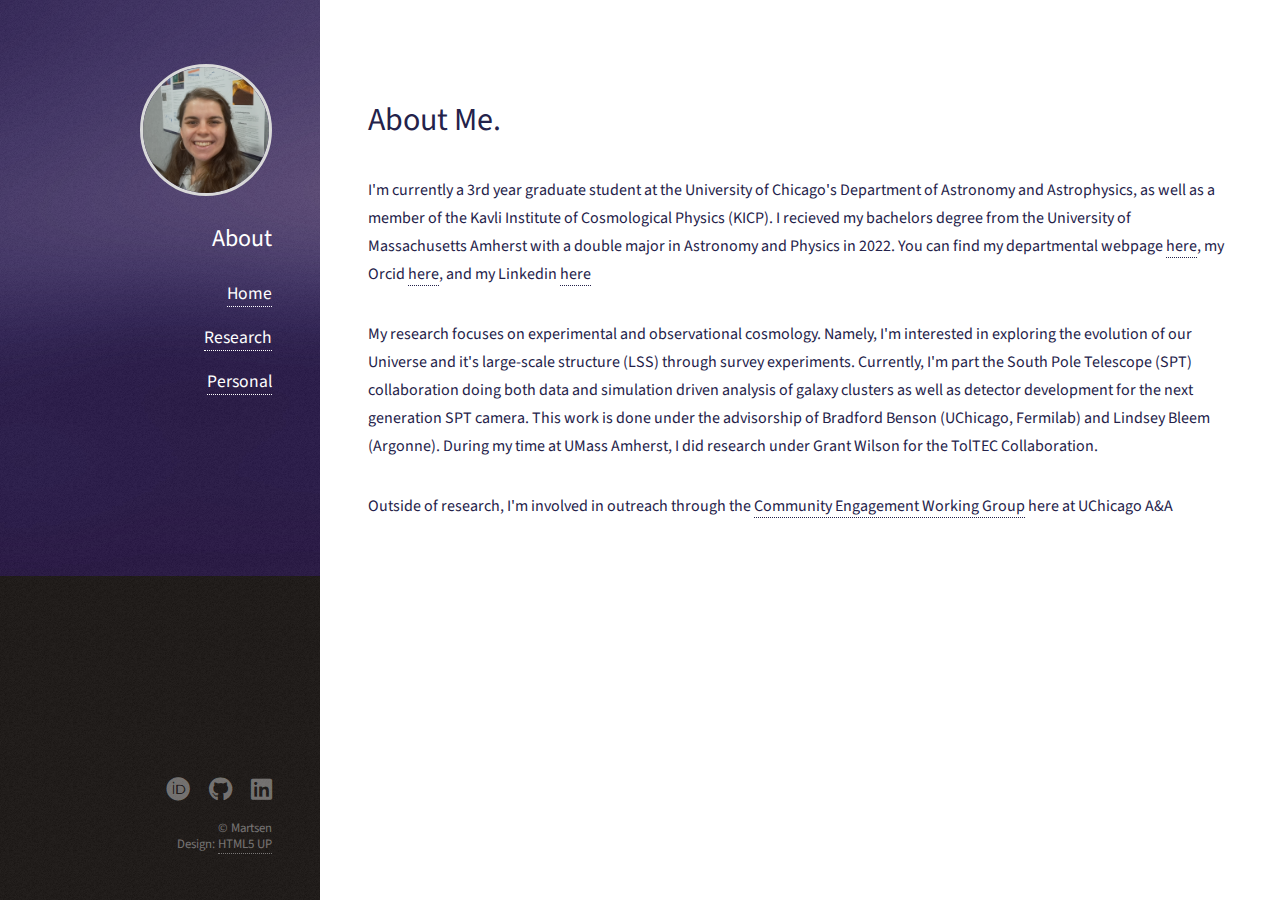
<file: about.html>
<!DOCTYPE HTML>
<!--
	Strata by HTML5 UP
	html5up.net | @ajlkn
	Free for personal and commercial use under the CCA 3.0 license (html5up.net/license)
-->
<html>
	<head>
		<title>Emily Martsen</title>
		<meta charset="utf-8" />
		<meta name="viewport" content="width=device-width, initial-scale=1, user-scalable=no" />
		<link rel="stylesheet" href="assets/css/main.css" />
	</head>
	<body class="is-preload">

		<!-- Header -->
			<header id="header">
				<div class="inner">
					<a href="#" class="image avatar"><img src="images/avatar.jpg" style="border:3px solid #d9d9d9" alt=""/></a>
					<h2><strong>About</strong></h2>
					<h4><a href="index.html" class="button.small">Home</a></h4>
					<h4><a href="research.html" class="button.small">Research</a></h4>
					<h4><a href="hobbies.html" class="button.small">Personal</a></h4>
					<h4 style="color: #d6d6d6;"></h4>
				</div>
			</header>

		<!-- Main -->
			<div id="main">

				<!-- One -->
					<section id="one">
						<header class="major">
							<h2>About Me.</h2>
						</header>
						<p>I'm currently a 3rd year graduate student at the 
						University of Chicago's Department of Astronomy and Astrophysics, 
						as well as a member of the Kavli Institute of Cosmological Physics (KICP). 
						I recieved my bachelors degree from the University of Massachusetts Amherst 
						with a double major in Astronomy and Physics in 2022.
						You can find my departmental webpage 
						<a href="https://astrophysics.uchicago.edu/people/profile/emily-martsen/">here</a>, 
						my Orcid <a href="https://orcid.org/0009-0009-0719-9781">here</a>, 
						and my Linkedin <a href="https://www.linkedin.com/in/emily-martsen?trk=people-guest_people_search-card">here</a>
						</p>
						<p> My research focuses on experimental and observational cosmology. Namely, I'm interested in exploring the evolution of our Universe and it's large-scale structure (LSS) through survey experiments. 
						Currently, I'm part the South Pole Telescope (SPT) collaboration doing both data and simulation driven analysis of galaxy clusters as well as detector development for the next generation SPT camera.
						This work is done under the advisorship of Bradford Benson (UChicago, Fermilab) and Lindsey Bleem (Argonne).
						During my time at UMass Amherst, I did research under Grant Wilson for the TolTEC Collaboration.
						</p>
						
						<p> 
						Outside of research, I'm involved in outreach through the <a href="https://astrophysics.uchicago.edu/diversityinclusion/community-engagement-working-group/">Community Engagement Working Group</a> here at UChicago A&A
						</p>
						<ul class="actions">
							</ul>
					</section>

				

				<!-- Four -->
				<!--
					<section id="four">
						<h2>Elements</h2>

						<section>
							<h4>Text</h4>
							<p>This is <b>bold</b> and this is <strong>strong</strong>. This is <i>italic</i> and this is <em>emphasized</em>.
							This is <sup>superscript</sup> text and this is <sub>subscript</sub> text.
							This is <u>underlined</u> and this is code: <code>for (;;) { ... }</code>. Finally, <a href="#">this is a link</a>.</p>
							<hr />
							<header>
								<h4>Heading with a Subtitle</h4>
								<p>Lorem ipsum dolor sit amet nullam id egestas urna aliquam</p>
							</header>
							<p>Nunc lacinia ante nunc ac lobortis. Interdum adipiscing gravida odio porttitor sem non mi integer non faucibus ornare mi ut ante amet placerat aliquet. Volutpat eu sed ante lacinia sapien lorem accumsan varius montes viverra nibh in adipiscing blandit tempus accumsan.</p>
							<header>
								<h5>Heading with a Subtitle</h5>
								<p>Lorem ipsum dolor sit amet nullam id egestas urna aliquam</p>
							</header>
							<p>Nunc lacinia ante nunc ac lobortis. Interdum adipiscing gravida odio porttitor sem non mi integer non faucibus ornare mi ut ante amet placerat aliquet. Volutpat eu sed ante lacinia sapien lorem accumsan varius montes viverra nibh in adipiscing blandit tempus accumsan.</p>
							<hr />
							<h2>Heading Level 2</h2>
							<h3>Heading Level 3</h3>
							<h4>Heading Level 4</h4>
							<h5>Heading Level 5</h5>
							<h6>Heading Level 6</h6>
							<hr />
							<h5>Blockquote</h5>
							<blockquote>Fringilla nisl. Donec accumsan interdum nisi, quis tincidunt felis sagittis eget tempus euismod. Vestibulum ante ipsum primis in faucibus vestibulum. Blandit adipiscing eu felis iaculis volutpat ac adipiscing accumsan faucibus. Vestibulum ante ipsum primis in faucibus lorem ipsum dolor sit amet nullam adipiscing eu felis.</blockquote>
							<h5>Preformatted</h5>
							<pre><code>i = 0;

while (!deck.isInOrder()) {
print 'Iteration ' + i;
deck.shuffle();
i++;
}

print 'It took ' + i + ' iterations to sort the deck.';</code></pre>
						</section>

						<section>
							<h4>Lists</h4>
							<div class="row">
								<div class="col-6 col-12-xsmall">
									<h5>Unordered</h5>
									<ul>
										<li>Dolor pulvinar etiam magna etiam.</li>
										<li>Sagittis adipiscing lorem eleifend.</li>
										<li>Felis enim feugiat dolore viverra.</li>
									</ul>
									<h5>Alternate</h5>
									<ul class="alt">
										<li>Dolor pulvinar etiam magna etiam.</li>
										<li>Sagittis adipiscing lorem eleifend.</li>
										<li>Felis enim feugiat dolore viverra.</li>
									</ul>
								</div>
								<div class="col-6 col-12-xsmall">
									<h5>Ordered</h5>
									<ol>
										<li>Dolor pulvinar etiam magna etiam.</li>
										<li>Etiam vel felis at lorem sed viverra.</li>
										<li>Felis enim feugiat dolore viverra.</li>
										<li>Dolor pulvinar etiam magna etiam.</li>
										<li>Etiam vel felis at lorem sed viverra.</li>
										<li>Felis enim feugiat dolore viverra.</li>
									</ol>
									<h5>Icons</h5>
									<ul class="icons">
										<li><a href="#" class="icon brands fa-twitter"><span class="label">Twitter</span></a></li>
										<li><a href="#" class="icon brands fa-facebook-f"><span class="label">Facebook</span></a></li>
										<li><a href="#" class="icon brands fa-instagram"><span class="label">Instagram</span></a></li>
										<li><a href="#" class="icon brands fa-github"><span class="label">Github</span></a></li>
										<li><a href="#" class="icon brands fa-dribbble"><span class="label">Dribbble</span></a></li>
										<li><a href="#" class="icon brands fa-tumblr"><span class="label">Tumblr</span></a></li>
									</ul>
								</div>
							</div>
							<h5>Actions</h5>
							<ul class="actions">
								<li><a href="#" class="button primary">Default</a></li>
								<li><a href="#" class="button">Default</a></li>
							</ul>
							<ul class="actions small">
								<li><a href="#" class="button primary small">Small</a></li>
								<li><a href="#" class="button small">Small</a></li>
							</ul>
							<div class="row">
								<div class="col-6 col-12-small">
									<ul class="actions stacked">
										<li><a href="#" class="button primary">Default</a></li>
										<li><a href="#" class="button">Default</a></li>
									</ul>
								</div>
								<div class="col-6 col-12-small">
									<ul class="actions stacked">
										<li><a href="#" class="button primary small">Small</a></li>
										<li><a href="#" class="button small">Small</a></li>
									</ul>
								</div>
								<div class="col-6 col-12-small">
									<ul class="actions stacked">
										<li><a href="#" class="button primary fit">Default</a></li>
										<li><a href="#" class="button fit">Default</a></li>
									</ul>
								</div>
								<div class="col-6 col-12-small">
									<ul class="actions stacked">
										<li><a href="#" class="button primary small fit">Small</a></li>
										<li><a href="#" class="button small fit">Small</a></li>
									</ul>
								</div>
							</div>
						</section>

						<section>
							<h4>Table</h4>
							<h5>Default</h5>
							<div class="table-wrapper">
								<table>
									<thead>
										<tr>
											<th>Name</th>
											<th>Description</th>
											<th>Price</th>
										</tr>
									</thead>
									<tbody>
										<tr>
											<td>Item One</td>
											<td>Ante turpis integer aliquet porttitor.</td>
											<td>29.99</td>
										</tr>
										<tr>
											<td>Item Two</td>
											<td>Vis ac commodo adipiscing arcu aliquet.</td>
											<td>19.99</td>
										</tr>
										<tr>
											<td>Item Three</td>
											<td> Morbi faucibus arcu accumsan lorem.</td>
											<td>29.99</td>
										</tr>
										<tr>
											<td>Item Four</td>
											<td>Vitae integer tempus condimentum.</td>
											<td>19.99</td>
										</tr>
										<tr>
											<td>Item Five</td>
											<td>Ante turpis integer aliquet porttitor.</td>
											<td>29.99</td>
										</tr>
									</tbody>
									<tfoot>
										<tr>
											<td colspan="2"></td>
											<td>100.00</td>
										</tr>
									</tfoot>
								</table>
							</div>

							<h5>Alternate</h5>
							<div class="table-wrapper">
								<table class="alt">
									<thead>
										<tr>
											<th>Name</th>
											<th>Description</th>
											<th>Price</th>
										</tr>
									</thead>
									<tbody>
										<tr>
											<td>Item One</td>
											<td>Ante turpis integer aliquet porttitor.</td>
											<td>29.99</td>
										</tr>
										<tr>
											<td>Item Two</td>
											<td>Vis ac commodo adipiscing arcu aliquet.</td>
											<td>19.99</td>
										</tr>
										<tr>
											<td>Item Three</td>
											<td> Morbi faucibus arcu accumsan lorem.</td>
											<td>29.99</td>
										</tr>
										<tr>
											<td>Item Four</td>
											<td>Vitae integer tempus condimentum.</td>
											<td>19.99</td>
										</tr>
										<tr>
											<td>Item Five</td>
											<td>Ante turpis integer aliquet porttitor.</td>
											<td>29.99</td>
										</tr>
									</tbody>
									<tfoot>
										<tr>
											<td colspan="2"></td>
											<td>100.00</td>
										</tr>
									</tfoot>
								</table>
							</div>
						</section>

						<section>
							<h4>Buttons</h4>
							<ul class="actions">
								<li><a href="#" class="button primary">Primary</a></li>
								<li><a href="#" class="button">Default</a></li>
							</ul>
							<ul class="actions">
								<li><a href="#" class="button large">Large</a></li>
								<li><a href="#" class="button">Default</a></li>
								<li><a href="#" class="button small">Small</a></li>
							</ul>
							<ul class="actions fit">
								<li><a href="#" class="button primary fit">Fit</a></li>
								<li><a href="#" class="button fit">Fit</a></li>
							</ul>
							<ul class="actions fit small">
								<li><a href="#" class="button primary fit small">Fit + Small</a></li>
								<li><a href="#" class="button fit small">Fit + Small</a></li>
							</ul>
							<ul class="actions">
								<li><a href="#" class="button primary icon solid fa-download">Icon</a></li>
								<li><a href="#" class="button icon solid fa-download">Icon</a></li>
							</ul>
							<ul class="actions">
								<li><span class="button primary disabled">Primary</span></li>
								<li><span class="button disabled">Default</span></li>
							</ul>
						</section>

						<section>
							<h4>Form</h4>
							<form method="post" action="#">
								<div class="row gtr-uniform gtr-50">
									<div class="col-6 col-12-xsmall">
										<input type="text" name="demo-name" id="demo-name" value="" placeholder="Name" />
									</div>
									<div class="col-6 col-12-xsmall">
										<input type="email" name="demo-email" id="demo-email" value="" placeholder="Email" />
									</div>
									<div class="col-12">
										<select name="demo-category" id="demo-category">
											<option value="">- Category -</option>
											<option value="1">Manufacturing</option>
											<option value="1">Shipping</option>
											<option value="1">Administration</option>
											<option value="1">Human Resources</option>
										</select>
									</div>
									<div class="col-4 col-12-small">
										<input type="radio" id="demo-priority-low" name="demo-priority" checked>
										<label for="demo-priority-low">Low Priority</label>
									</div>
									<div class="col-4 col-12-small">
										<input type="radio" id="demo-priority-normal" name="demo-priority">
										<label for="demo-priority-normal">Normal Priority</label>
									</div>
									<div class="col-4 col-12-small">
										<input type="radio" id="demo-priority-high" name="demo-priority">
										<label for="demo-priority-high">High Priority</label>
									</div>
									<div class="col-6 col-12-small">
										<input type="checkbox" id="demo-copy" name="demo-copy">
										<label for="demo-copy">Email me a copy of this message</label>
									</div>
									<div class="col-6 col-12-small">
										<input type="checkbox" id="demo-human" name="demo-human" checked>
										<label for="demo-human">I am a human and not a robot</label>
									</div>
									<div class="col-12">
										<textarea name="demo-message" id="demo-message" placeholder="Enter your message" rows="6"></textarea>
									</div>
									<div class="col-12">
										<ul class="actions">
											<li><input type="submit" value="Send Message" class="primary" /></li>
											<li><input type="reset" value="Reset" /></li>
										</ul>
									</div>
								</div>
							</form>
						</section>

						<section>
							<h4>Image</h4>
							<h5>Fit</h5>
							<div class="box alt">
								<div class="row gtr-50 gtr-uniform">
									<div class="col-12"><span class="image fit"><img src="images/fulls/05.jpg" alt="" /></span></div>
									<div class="col-4"><span class="image fit"><img src="images/thumbs/01.jpg" alt="" /></span></div>
									<div class="col-4"><span class="image fit"><img src="images/thumbs/02.jpg" alt="" /></span></div>
									<div class="col-4"><span class="image fit"><img src="images/thumbs/03.jpg" alt="" /></span></div>
									<div class="col-4"><span class="image fit"><img src="images/thumbs/04.jpg" alt="" /></span></div>
									<div class="col-4"><span class="image fit"><img src="images/thumbs/05.jpg" alt="" /></span></div>
									<div class="col-4"><span class="image fit"><img src="images/thumbs/06.jpg" alt="" /></span></div>
									<div class="col-4"><span class="image fit"><img src="images/thumbs/03.jpg" alt="" /></span></div>
									<div class="col-4"><span class="image fit"><img src="images/thumbs/02.jpg" alt="" /></span></div>
									<div class="col-4"><span class="image fit"><img src="images/thumbs/01.jpg" alt="" /></span></div>
								</div>
							</div>
							<h5>Left &amp; Right</h5>
							<p><span class="image left"><img src="images/avatar.jpg" alt="" /></span>Fringilla nisl. Donec accumsan interdum nisi, quis tincidunt felis sagittis eget. tempus euismod. Vestibulum ante ipsum primis in faucibus vestibulum. Blandit adipiscing eu felis iaculis volutpat ac adipiscing accumsan eu faucibus. Integer ac pellentesque praesent tincidunt felis sagittis eget. tempus euismod. Vestibulum ante ipsum primis in faucibus vestibulum. Blandit adipiscing eu felis iaculis volutpat ac adipiscing accumsan eu faucibus. Integer ac pellentesque praesent. Donec accumsan interdum nisi, quis tincidunt felis sagittis eget. tempus euismod. Vestibulum ante ipsum primis in faucibus vestibulum. Blandit adipiscing eu felis iaculis volutpat ac adipiscing accumsan eu faucibus. Integer ac pellentesque praesent tincidunt felis sagittis eget. tempus euismod. Vestibulum ante ipsum primis in faucibus vestibulum. Blandit adipiscing eu felis iaculis volutpat ac adipiscing accumsan eu faucibus. Integer ac pellentesque praesent.</p>
							<p><span class="image right"><img src="images/avatar.jpg" alt="" /></span>Fringilla nisl. Donec accumsan interdum nisi, quis tincidunt felis sagittis eget. tempus euismod. Vestibulum ante ipsum primis in faucibus vestibulum. Blandit adipiscing eu felis iaculis volutpat ac adipiscing accumsan eu faucibus. Integer ac pellentesque praesent tincidunt felis sagittis eget. tempus euismod. Vestibulum ante ipsum primis in faucibus vestibulum. Blandit adipiscing eu felis iaculis volutpat ac adipiscing accumsan eu faucibus. Integer ac pellentesque praesent. Donec accumsan interdum nisi, quis tincidunt felis sagittis eget. tempus euismod. Vestibulum ante ipsum primis in faucibus vestibulum. Blandit adipiscing eu felis iaculis volutpat ac adipiscing accumsan eu faucibus. Integer ac pellentesque praesent tincidunt felis sagittis eget. tempus euismod. Vestibulum ante ipsum primis in faucibus vestibulum. Blandit adipiscing eu felis iaculis volutpat ac adipiscing accumsan eu faucibus. Integer ac pellentesque praesent.</p>
						</section>

					</section>
				-->

			</div>

		<!-- Footer -->
			<footer id="footer">
				<div class="inner">
					<ul class="icons">
    					<li><a href="https://orcid.org/0009-0009-0719-9781" class="icon brands fa-orcid"><span class="label">Github</span></a></li>
						<li><a href="https://github.com/emartsen/" class="icon brands fa-github"><span class="label">Github</span></a></li>
						<li><a href="https://www.linkedin.com/in/emily-martsen?trk=people-guest_people_search-card" class="icon brands fa-linkedin"><span class="label">Linkedin</span></a></li>
					</ul>
					<ul class="copyright">
						<li>&copy; Martsen</li><li>Design: <a href="http://html5up.net">HTML5 UP</a></li>
					</ul>
				</div>
			</footer>

		<!-- Scripts -->
			<script src="assets/js/jquery.min.js"></script>
			<script src="assets/js/jquery.poptrox.min.js"></script>
			<script src="assets/js/browser.min.js"></script>
			<script src="assets/js/breakpoints.min.js"></script>
			<script src="assets/js/util.js"></script>
			<script src="assets/js/main.js"></script>

	</body>
</html>
</file>
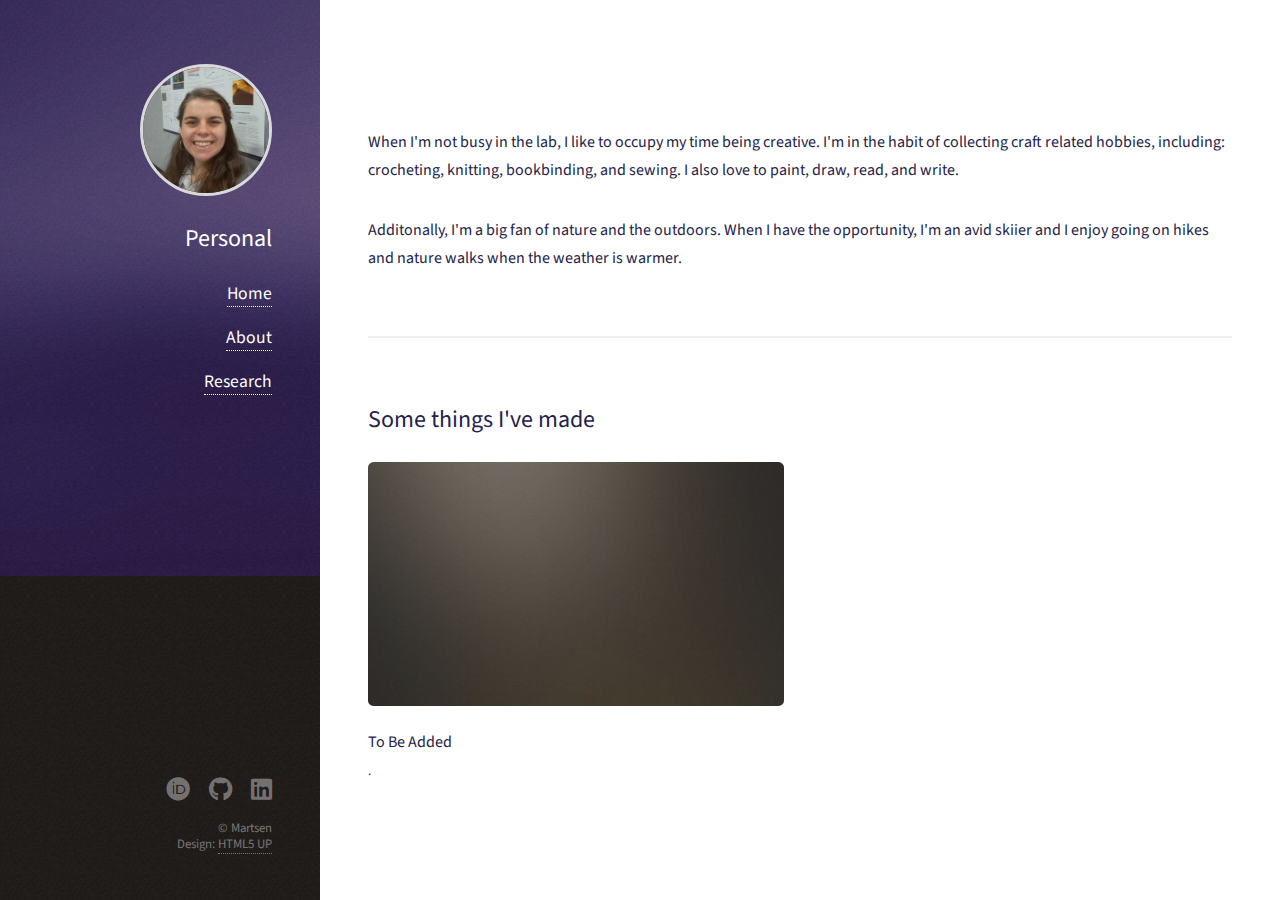
<file: hobbies.html>
<!DOCTYPE HTML>
<!--
	Strata by HTML5 UP
	html5up.net | @ajlkn
	Free for personal and commercial use under the CCA 3.0 license (html5up.net/license)
-->
<html>
	<head>
		<title>Emily Martsen</title>
		<meta charset="utf-8" />
		<meta name="viewport" content="width=device-width, initial-scale=1, user-scalable=no" />
		<link rel="stylesheet" href="assets/css/main.css" />
	</head>
	<body class="is-preload">

		<!-- Header -->
			<header id="header">
				<div class="inner">
					<a href="#" class="image avatar"><img src="images/avatar.jpg" style="border:3px solid #d9d9d9" alt=""/></a>
					<h2><strong>Personal</strong></h2>
					<h4><a href="index.html" class="button.small">Home</a></h4>
					<h4><a href="about.html" class="button.small">About</a></h4>
					<h4><a href="hobbies.html" class="button.small">Research</a></h4>
					<h4 style="color: #d6d6d6;"></h4>
				</div>
			</header>

		<!-- Main -->
			<div id="main">

				<!-- One -->
					<section id="one">
						<header class="major">
							<h2></h2>
						</header>
						<p>When I'm not busy in the lab, I like to occupy my time being creative. I'm in the habit of collecting craft related hobbies, including: crocheting, knitting, bookbinding, and sewing. I also love to paint, draw, read, and write. </p>
						<p>Additonally, I'm a big fan of nature and the outdoors. When I have the opportunity, I'm an avid skiier and I enjoy going on hikes and nature walks when the weather is warmer. </p>
					</section>

				<!-- Two -->
					<section id="two">
						<h2>Some things I've made</h2>
						<div class="row">
							<article class="col-6 col-12-xsmall work-item">
								<a href="images/fulls/02.jpg" class="image fit thumb"><img src="images/thumbs/02.jpg" alt="" /></a>
								<h3>To Be Added</h3>
								<p>.</p>
							</article>
						</div>
					</section>
				
				

				<!-- Four -->
				<!--
					<section id="four">
						<h2>Elements</h2>

						<section>
							<h4>Text</h4>
							<p>This is <b>bold</b> and this is <strong>strong</strong>. This is <i>italic</i> and this is <em>emphasized</em>.
							This is <sup>superscript</sup> text and this is <sub>subscript</sub> text.
							This is <u>underlined</u> and this is code: <code>for (;;) { ... }</code>. Finally, <a href="#">this is a link</a>.</p>
							<hr />
							<header>
								<h4>Heading with a Subtitle</h4>
								<p>Lorem ipsum dolor sit amet nullam id egestas urna aliquam</p>
							</header>
							<p>Nunc lacinia ante nunc ac lobortis. Interdum adipiscing gravida odio porttitor sem non mi integer non faucibus ornare mi ut ante amet placerat aliquet. Volutpat eu sed ante lacinia sapien lorem accumsan varius montes viverra nibh in adipiscing blandit tempus accumsan.</p>
							<header>
								<h5>Heading with a Subtitle</h5>
								<p>Lorem ipsum dolor sit amet nullam id egestas urna aliquam</p>
							</header>
							<p>Nunc lacinia ante nunc ac lobortis. Interdum adipiscing gravida odio porttitor sem non mi integer non faucibus ornare mi ut ante amet placerat aliquet. Volutpat eu sed ante lacinia sapien lorem accumsan varius montes viverra nibh in adipiscing blandit tempus accumsan.</p>
							<hr />
							<h2>Heading Level 2</h2>
							<h3>Heading Level 3</h3>
							<h4>Heading Level 4</h4>
							<h5>Heading Level 5</h5>
							<h6>Heading Level 6</h6>
							<hr />
							<h5>Blockquote</h5>
							<blockquote>Fringilla nisl. Donec accumsan interdum nisi, quis tincidunt felis sagittis eget tempus euismod. Vestibulum ante ipsum primis in faucibus vestibulum. Blandit adipiscing eu felis iaculis volutpat ac adipiscing accumsan faucibus. Vestibulum ante ipsum primis in faucibus lorem ipsum dolor sit amet nullam adipiscing eu felis.</blockquote>
							<h5>Preformatted</h5>
							<pre><code>i = 0;

while (!deck.isInOrder()) {
print 'Iteration ' + i;
deck.shuffle();
i++;
}

print 'It took ' + i + ' iterations to sort the deck.';</code></pre>
						</section>

						<section>
							<h4>Lists</h4>
							<div class="row">
								<div class="col-6 col-12-xsmall">
									<h5>Unordered</h5>
									<ul>
										<li>Dolor pulvinar etiam magna etiam.</li>
										<li>Sagittis adipiscing lorem eleifend.</li>
										<li>Felis enim feugiat dolore viverra.</li>
									</ul>
									<h5>Alternate</h5>
									<ul class="alt">
										<li>Dolor pulvinar etiam magna etiam.</li>
										<li>Sagittis adipiscing lorem eleifend.</li>
										<li>Felis enim feugiat dolore viverra.</li>
									</ul>
								</div>
								<div class="col-6 col-12-xsmall">
									<h5>Ordered</h5>
									<ol>
										<li>Dolor pulvinar etiam magna etiam.</li>
										<li>Etiam vel felis at lorem sed viverra.</li>
										<li>Felis enim feugiat dolore viverra.</li>
										<li>Dolor pulvinar etiam magna etiam.</li>
										<li>Etiam vel felis at lorem sed viverra.</li>
										<li>Felis enim feugiat dolore viverra.</li>
									</ol>
									<h5>Icons</h5>
									<ul class="icons">
										<li><a href="#" class="icon brands fa-twitter"><span class="label">Twitter</span></a></li>
										<li><a href="#" class="icon brands fa-facebook-f"><span class="label">Facebook</span></a></li>
										<li><a href="#" class="icon brands fa-instagram"><span class="label">Instagram</span></a></li>
										<li><a href="#" class="icon brands fa-github"><span class="label">Github</span></a></li>
										<li><a href="#" class="icon brands fa-dribbble"><span class="label">Dribbble</span></a></li>
										<li><a href="#" class="icon brands fa-tumblr"><span class="label">Tumblr</span></a></li>
									</ul>
								</div>
							</div>
							<h5>Actions</h5>
							<ul class="actions">
								<li><a href="#" class="button primary">Default</a></li>
								<li><a href="#" class="button">Default</a></li>
							</ul>
							<ul class="actions small">
								<li><a href="#" class="button primary small">Small</a></li>
								<li><a href="#" class="button small">Small</a></li>
							</ul>
							<div class="row">
								<div class="col-6 col-12-small">
									<ul class="actions stacked">
										<li><a href="#" class="button primary">Default</a></li>
										<li><a href="#" class="button">Default</a></li>
									</ul>
								</div>
								<div class="col-6 col-12-small">
									<ul class="actions stacked">
										<li><a href="#" class="button primary small">Small</a></li>
										<li><a href="#" class="button small">Small</a></li>
									</ul>
								</div>
								<div class="col-6 col-12-small">
									<ul class="actions stacked">
										<li><a href="#" class="button primary fit">Default</a></li>
										<li><a href="#" class="button fit">Default</a></li>
									</ul>
								</div>
								<div class="col-6 col-12-small">
									<ul class="actions stacked">
										<li><a href="#" class="button primary small fit">Small</a></li>
										<li><a href="#" class="button small fit">Small</a></li>
									</ul>
								</div>
							</div>
						</section>

						<section>
							<h4>Table</h4>
							<h5>Default</h5>
							<div class="table-wrapper">
								<table>
									<thead>
										<tr>
											<th>Name</th>
											<th>Description</th>
											<th>Price</th>
										</tr>
									</thead>
									<tbody>
										<tr>
											<td>Item One</td>
											<td>Ante turpis integer aliquet porttitor.</td>
											<td>29.99</td>
										</tr>
										<tr>
											<td>Item Two</td>
											<td>Vis ac commodo adipiscing arcu aliquet.</td>
											<td>19.99</td>
										</tr>
										<tr>
											<td>Item Three</td>
											<td> Morbi faucibus arcu accumsan lorem.</td>
											<td>29.99</td>
										</tr>
										<tr>
											<td>Item Four</td>
											<td>Vitae integer tempus condimentum.</td>
											<td>19.99</td>
										</tr>
										<tr>
											<td>Item Five</td>
											<td>Ante turpis integer aliquet porttitor.</td>
											<td>29.99</td>
										</tr>
									</tbody>
									<tfoot>
										<tr>
											<td colspan="2"></td>
											<td>100.00</td>
										</tr>
									</tfoot>
								</table>
							</div>

							<h5>Alternate</h5>
							<div class="table-wrapper">
								<table class="alt">
									<thead>
										<tr>
											<th>Name</th>
											<th>Description</th>
											<th>Price</th>
										</tr>
									</thead>
									<tbody>
										<tr>
											<td>Item One</td>
											<td>Ante turpis integer aliquet porttitor.</td>
											<td>29.99</td>
										</tr>
										<tr>
											<td>Item Two</td>
											<td>Vis ac commodo adipiscing arcu aliquet.</td>
											<td>19.99</td>
										</tr>
										<tr>
											<td>Item Three</td>
											<td> Morbi faucibus arcu accumsan lorem.</td>
											<td>29.99</td>
										</tr>
										<tr>
											<td>Item Four</td>
											<td>Vitae integer tempus condimentum.</td>
											<td>19.99</td>
										</tr>
										<tr>
											<td>Item Five</td>
											<td>Ante turpis integer aliquet porttitor.</td>
											<td>29.99</td>
										</tr>
									</tbody>
									<tfoot>
										<tr>
											<td colspan="2"></td>
											<td>100.00</td>
										</tr>
									</tfoot>
								</table>
							</div>
						</section>

						<section>
							<h4>Buttons</h4>
							<ul class="actions">
								<li><a href="#" class="button primary">Primary</a></li>
								<li><a href="#" class="button">Default</a></li>
							</ul>
							<ul class="actions">
								<li><a href="#" class="button large">Large</a></li>
								<li><a href="#" class="button">Default</a></li>
								<li><a href="#" class="button small">Small</a></li>
							</ul>
							<ul class="actions fit">
								<li><a href="#" class="button primary fit">Fit</a></li>
								<li><a href="#" class="button fit">Fit</a></li>
							</ul>
							<ul class="actions fit small">
								<li><a href="#" class="button primary fit small">Fit + Small</a></li>
								<li><a href="#" class="button fit small">Fit + Small</a></li>
							</ul>
							<ul class="actions">
								<li><a href="#" class="button primary icon solid fa-download">Icon</a></li>
								<li><a href="#" class="button icon solid fa-download">Icon</a></li>
							</ul>
							<ul class="actions">
								<li><span class="button primary disabled">Primary</span></li>
								<li><span class="button disabled">Default</span></li>
							</ul>
						</section>

						<section>
							<h4>Form</h4>
							<form method="post" action="#">
								<div class="row gtr-uniform gtr-50">
									<div class="col-6 col-12-xsmall">
										<input type="text" name="demo-name" id="demo-name" value="" placeholder="Name" />
									</div>
									<div class="col-6 col-12-xsmall">
										<input type="email" name="demo-email" id="demo-email" value="" placeholder="Email" />
									</div>
									<div class="col-12">
										<select name="demo-category" id="demo-category">
											<option value="">- Category -</option>
											<option value="1">Manufacturing</option>
											<option value="1">Shipping</option>
											<option value="1">Administration</option>
											<option value="1">Human Resources</option>
										</select>
									</div>
									<div class="col-4 col-12-small">
										<input type="radio" id="demo-priority-low" name="demo-priority" checked>
										<label for="demo-priority-low">Low Priority</label>
									</div>
									<div class="col-4 col-12-small">
										<input type="radio" id="demo-priority-normal" name="demo-priority">
										<label for="demo-priority-normal">Normal Priority</label>
									</div>
									<div class="col-4 col-12-small">
										<input type="radio" id="demo-priority-high" name="demo-priority">
										<label for="demo-priority-high">High Priority</label>
									</div>
									<div class="col-6 col-12-small">
										<input type="checkbox" id="demo-copy" name="demo-copy">
										<label for="demo-copy">Email me a copy of this message</label>
									</div>
									<div class="col-6 col-12-small">
										<input type="checkbox" id="demo-human" name="demo-human" checked>
										<label for="demo-human">I am a human and not a robot</label>
									</div>
									<div class="col-12">
										<textarea name="demo-message" id="demo-message" placeholder="Enter your message" rows="6"></textarea>
									</div>
									<div class="col-12">
										<ul class="actions">
											<li><input type="submit" value="Send Message" class="primary" /></li>
											<li><input type="reset" value="Reset" /></li>
										</ul>
									</div>
								</div>
							</form>
						</section>

						<section>
							<h4>Image</h4>
							<h5>Fit</h5>
							<div class="box alt">
								<div class="row gtr-50 gtr-uniform">
									<div class="col-12"><span class="image fit"><img src="images/fulls/05.jpg" alt="" /></span></div>
									<div class="col-4"><span class="image fit"><img src="images/thumbs/01.jpg" alt="" /></span></div>
									<div class="col-4"><span class="image fit"><img src="images/thumbs/02.jpg" alt="" /></span></div>
									<div class="col-4"><span class="image fit"><img src="images/thumbs/03.jpg" alt="" /></span></div>
									<div class="col-4"><span class="image fit"><img src="images/thumbs/04.jpg" alt="" /></span></div>
									<div class="col-4"><span class="image fit"><img src="images/thumbs/05.jpg" alt="" /></span></div>
									<div class="col-4"><span class="image fit"><img src="images/thumbs/06.jpg" alt="" /></span></div>
									<div class="col-4"><span class="image fit"><img src="images/thumbs/03.jpg" alt="" /></span></div>
									<div class="col-4"><span class="image fit"><img src="images/thumbs/02.jpg" alt="" /></span></div>
									<div class="col-4"><span class="image fit"><img src="images/thumbs/01.jpg" alt="" /></span></div>
								</div>
							</div>
							<h5>Left &amp; Right</h5>
							<p><span class="image left"><img src="images/avatar.jpg" alt="" /></span>Fringilla nisl. Donec accumsan interdum nisi, quis tincidunt felis sagittis eget. tempus euismod. Vestibulum ante ipsum primis in faucibus vestibulum. Blandit adipiscing eu felis iaculis volutpat ac adipiscing accumsan eu faucibus. Integer ac pellentesque praesent tincidunt felis sagittis eget. tempus euismod. Vestibulum ante ipsum primis in faucibus vestibulum. Blandit adipiscing eu felis iaculis volutpat ac adipiscing accumsan eu faucibus. Integer ac pellentesque praesent. Donec accumsan interdum nisi, quis tincidunt felis sagittis eget. tempus euismod. Vestibulum ante ipsum primis in faucibus vestibulum. Blandit adipiscing eu felis iaculis volutpat ac adipiscing accumsan eu faucibus. Integer ac pellentesque praesent tincidunt felis sagittis eget. tempus euismod. Vestibulum ante ipsum primis in faucibus vestibulum. Blandit adipiscing eu felis iaculis volutpat ac adipiscing accumsan eu faucibus. Integer ac pellentesque praesent.</p>
							<p><span class="image right"><img src="images/avatar.jpg" alt="" /></span>Fringilla nisl. Donec accumsan interdum nisi, quis tincidunt felis sagittis eget. tempus euismod. Vestibulum ante ipsum primis in faucibus vestibulum. Blandit adipiscing eu felis iaculis volutpat ac adipiscing accumsan eu faucibus. Integer ac pellentesque praesent tincidunt felis sagittis eget. tempus euismod. Vestibulum ante ipsum primis in faucibus vestibulum. Blandit adipiscing eu felis iaculis volutpat ac adipiscing accumsan eu faucibus. Integer ac pellentesque praesent. Donec accumsan interdum nisi, quis tincidunt felis sagittis eget. tempus euismod. Vestibulum ante ipsum primis in faucibus vestibulum. Blandit adipiscing eu felis iaculis volutpat ac adipiscing accumsan eu faucibus. Integer ac pellentesque praesent tincidunt felis sagittis eget. tempus euismod. Vestibulum ante ipsum primis in faucibus vestibulum. Blandit adipiscing eu felis iaculis volutpat ac adipiscing accumsan eu faucibus. Integer ac pellentesque praesent.</p>
						</section>

					</section>
				-->

			</div>

		<!-- Footer -->
			<footer id="footer">
				<div class="inner">
					<ul class="icons">
    					<li><a href="https://orcid.org/0009-0009-0719-9781" class="icon brands fa-orcid"><span class="label">Github</span></a></li>
						<li><a href="https://github.com/emartsen/" class="icon brands fa-github"><span class="label">Github</span></a></li>
						<li><a href="https://www.linkedin.com/in/emily-martsen?trk=people-guest_people_search-card" class="icon brands fa-linkedin"><span class="label">Linkedin</span></a></li>
					</ul>
					<ul class="copyright">
						<li>&copy; Martsen</li><li>Design: <a href="http://html5up.net">HTML5 UP</a></li>
					</ul>
				</div>
			</footer>

		<!-- Scripts -->
			<script src="assets/js/jquery.min.js"></script>
			<script src="assets/js/jquery.poptrox.min.js"></script>
			<script src="assets/js/browser.min.js"></script>
			<script src="assets/js/breakpoints.min.js"></script>
			<script src="assets/js/util.js"></script>
			<script src="assets/js/main.js"></script>

	</body>
</html>
</file>
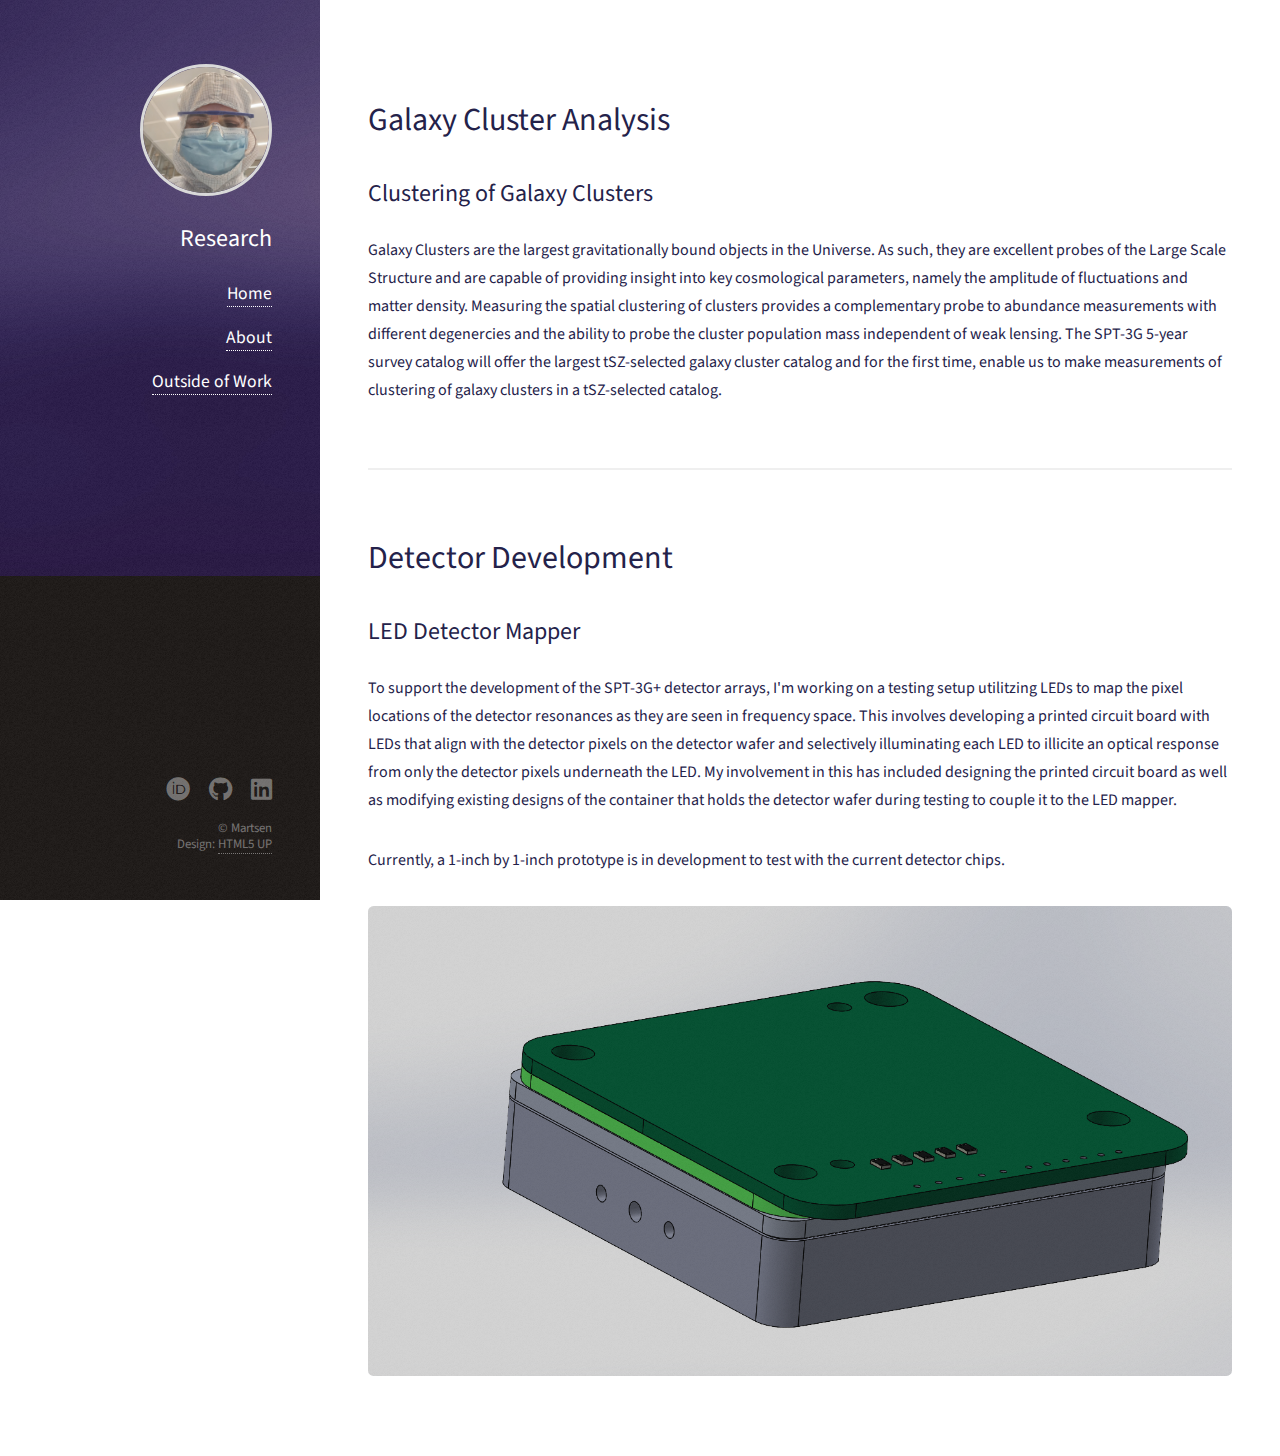
<file: research.html>
<!DOCTYPE HTML>
<!--
	Strata by HTML5 UP
	html5up.net | @ajlkn
	Free for personal and commercial use under the CCA 3.0 license (html5up.net/license)
-->
<html>
	<head>
		<title>Emily Martsen</title>
		<meta charset="utf-8" />
		<meta name="viewport" content="width=device-width, initial-scale=1, user-scalable=no" />
		<link rel="stylesheet" href="assets/css/main.css" />
	</head>
	<body class="is-preload">

		<!-- Header -->
			<header id="header">
				<div class="inner">
					<a href="#" class="image avatar"><img src="images/cleanroom.jpg" style="border:3px solid #d9d9d9" alt=""/></a>
					<h2><strong>Research</strong></h2>
					<h4><a href="index.html" class="button.small">Home</a></h4>
					<h4><a href="about.html" class="button.small">About</a></h4>
					<h4><a href="hobbies.html" class="button.small">Outside of Work</a></h4>
					<h4 style="color: #d6d6d6;"></h4>
				</div>
			</header>

		<!-- Main -->
			<div id="main">

				<!-- One -->
    				<section id="one">
						<header class="major">
							<h2>Galaxy Cluster Analysis</h2>
						</header>
						<h2>Clustering of Galaxy Clusters</h2>
						<p>Galaxy Clusters are the largest gravitationally bound objects in the Universe. 
						As such, they are excellent probes of the Large Scale Structure and are capable 
						of providing insight into key cosmological parameters, namely the amplitude of 
						fluctuations and matter density. Measuring the spatial clustering of clusters provides 
						a complementary probe to abundance measurements with different degenercies and the ability
						to probe the cluster population mass independent of weak lensing. The SPT-3G 5-year survey
						catalog will offer the largest tSZ-selected galaxy cluster catalog and for the first time,
						enable us to make measurements of clustering of galaxy clusters in a tSZ-selected catalog. </p>
					</section>
					
					<section id="two">
						<header class="major">
							<h2>Detector Development</h2>
						</header>
						<h2>LED Detector Mapper</h2>
						<p>To support the development of the SPT-3G+ detector arrays, I'm working on a testing setup utilitzing LEDs to map the pixel locations of the detector resonances as they are seen in frequency space. 
						This involves developing a printed circuit board with LEDs that align with the detector pixels on the detector wafer and selectively illuminating each LED to illicite an optical response from only the detector pixels underneath the LED. My involvement in this has included designing the printed circuit board as well as modifying existing designs of the container that holds the detector wafer during testing to couple it to the LED mapper.</p>
						<p>Currently, a 1-inch by 1-inch prototype is in development to test with the current detector chips.</p>
						<a href="images/fulls/led.png" class="image fit thumb"><img src="images/thumbs/led.png" alt="" /></a>
						<!--p>Designs for the container for the next phase (a 4-inch wafer with a triangular array of detectors) has been designed and the LED mapper is in the design stage.</p-->
						<!--a href="images/fulls/01.png" class="image fit thumb"><img src="images/thumbs/01.png" alt="" /></a-->
					</section>


				<!-- Four -->
				<!--
					<section id="four">
						<h2>Elements</h2>

						<section>
							<h4>Text</h4>
							<p>This is <b>bold</b> and this is <strong>strong</strong>. This is <i>italic</i> and this is <em>emphasized</em>.
							This is <sup>superscript</sup> text and this is <sub>subscript</sub> text.
							This is <u>underlined</u> and this is code: <code>for (;;) { ... }</code>. Finally, <a href="#">this is a link</a>.</p>
							<hr />
							<header>
								<h4>Heading with a Subtitle</h4>
								<p>Lorem ipsum dolor sit amet nullam id egestas urna aliquam</p>
							</header>
							<p>Nunc lacinia ante nunc ac lobortis. Interdum adipiscing gravida odio porttitor sem non mi integer non faucibus ornare mi ut ante amet placerat aliquet. Volutpat eu sed ante lacinia sapien lorem accumsan varius montes viverra nibh in adipiscing blandit tempus accumsan.</p>
							<header>
								<h5>Heading with a Subtitle</h5>
								<p>Lorem ipsum dolor sit amet nullam id egestas urna aliquam</p>
							</header>
							<p>Nunc lacinia ante nunc ac lobortis. Interdum adipiscing gravida odio porttitor sem non mi integer non faucibus ornare mi ut ante amet placerat aliquet. Volutpat eu sed ante lacinia sapien lorem accumsan varius montes viverra nibh in adipiscing blandit tempus accumsan.</p>
							<hr />
							<h2>Heading Level 2</h2>
							<h3>Heading Level 3</h3>
							<h4>Heading Level 4</h4>
							<h5>Heading Level 5</h5>
							<h6>Heading Level 6</h6>
							<hr />
							<h5>Blockquote</h5>
							<blockquote>Fringilla nisl. Donec accumsan interdum nisi, quis tincidunt felis sagittis eget tempus euismod. Vestibulum ante ipsum primis in faucibus vestibulum. Blandit adipiscing eu felis iaculis volutpat ac adipiscing accumsan faucibus. Vestibulum ante ipsum primis in faucibus lorem ipsum dolor sit amet nullam adipiscing eu felis.</blockquote>
							<h5>Preformatted</h5>
							<pre><code>i = 0;

while (!deck.isInOrder()) {
print 'Iteration ' + i;
deck.shuffle();
i++;
}

print 'It took ' + i + ' iterations to sort the deck.';</code></pre>
						</section>

						<section>
							<h4>Lists</h4>
							<div class="row">
								<div class="col-6 col-12-xsmall">
									<h5>Unordered</h5>
									<ul>
										<li>Dolor pulvinar etiam magna etiam.</li>
										<li>Sagittis adipiscing lorem eleifend.</li>
										<li>Felis enim feugiat dolore viverra.</li>
									</ul>
									<h5>Alternate</h5>
									<ul class="alt">
										<li>Dolor pulvinar etiam magna etiam.</li>
										<li>Sagittis adipiscing lorem eleifend.</li>
										<li>Felis enim feugiat dolore viverra.</li>
									</ul>
								</div>
								<div class="col-6 col-12-xsmall">
									<h5>Ordered</h5>
									<ol>
										<li>Dolor pulvinar etiam magna etiam.</li>
										<li>Etiam vel felis at lorem sed viverra.</li>
										<li>Felis enim feugiat dolore viverra.</li>
										<li>Dolor pulvinar etiam magna etiam.</li>
										<li>Etiam vel felis at lorem sed viverra.</li>
										<li>Felis enim feugiat dolore viverra.</li>
									</ol>
									<h5>Icons</h5>
									<ul class="icons">
										<li><a href="#" class="icon brands fa-twitter"><span class="label">Twitter</span></a></li>
										<li><a href="#" class="icon brands fa-facebook-f"><span class="label">Facebook</span></a></li>
										<li><a href="#" class="icon brands fa-instagram"><span class="label">Instagram</span></a></li>
										<li><a href="#" class="icon brands fa-github"><span class="label">Github</span></a></li>
										<li><a href="#" class="icon brands fa-dribbble"><span class="label">Dribbble</span></a></li>
										<li><a href="#" class="icon brands fa-tumblr"><span class="label">Tumblr</span></a></li>
									</ul>
								</div>
							</div>
							<h5>Actions</h5>
							<ul class="actions">
								<li><a href="#" class="button primary">Default</a></li>
								<li><a href="#" class="button">Default</a></li>
							</ul>
							<ul class="actions small">
								<li><a href="#" class="button primary small">Small</a></li>
								<li><a href="#" class="button small">Small</a></li>
							</ul>
							<div class="row">
								<div class="col-6 col-12-small">
									<ul class="actions stacked">
										<li><a href="#" class="button primary">Default</a></li>
										<li><a href="#" class="button">Default</a></li>
									</ul>
								</div>
								<div class="col-6 col-12-small">
									<ul class="actions stacked">
										<li><a href="#" class="button primary small">Small</a></li>
										<li><a href="#" class="button small">Small</a></li>
									</ul>
								</div>
								<div class="col-6 col-12-small">
									<ul class="actions stacked">
										<li><a href="#" class="button primary fit">Default</a></li>
										<li><a href="#" class="button fit">Default</a></li>
									</ul>
								</div>
								<div class="col-6 col-12-small">
									<ul class="actions stacked">
										<li><a href="#" class="button primary small fit">Small</a></li>
										<li><a href="#" class="button small fit">Small</a></li>
									</ul>
								</div>
							</div>
						</section>

						<section>
							<h4>Table</h4>
							<h5>Default</h5>
							<div class="table-wrapper">
								<table>
									<thead>
										<tr>
											<th>Name</th>
											<th>Description</th>
											<th>Price</th>
										</tr>
									</thead>
									<tbody>
										<tr>
											<td>Item One</td>
											<td>Ante turpis integer aliquet porttitor.</td>
											<td>29.99</td>
										</tr>
										<tr>
											<td>Item Two</td>
											<td>Vis ac commodo adipiscing arcu aliquet.</td>
											<td>19.99</td>
										</tr>
										<tr>
											<td>Item Three</td>
											<td> Morbi faucibus arcu accumsan lorem.</td>
											<td>29.99</td>
										</tr>
										<tr>
											<td>Item Four</td>
											<td>Vitae integer tempus condimentum.</td>
											<td>19.99</td>
										</tr>
										<tr>
											<td>Item Five</td>
											<td>Ante turpis integer aliquet porttitor.</td>
											<td>29.99</td>
										</tr>
									</tbody>
									<tfoot>
										<tr>
											<td colspan="2"></td>
											<td>100.00</td>
										</tr>
									</tfoot>
								</table>
							</div>

							<h5>Alternate</h5>
							<div class="table-wrapper">
								<table class="alt">
									<thead>
										<tr>
											<th>Name</th>
											<th>Description</th>
											<th>Price</th>
										</tr>
									</thead>
									<tbody>
										<tr>
											<td>Item One</td>
											<td>Ante turpis integer aliquet porttitor.</td>
											<td>29.99</td>
										</tr>
										<tr>
											<td>Item Two</td>
											<td>Vis ac commodo adipiscing arcu aliquet.</td>
											<td>19.99</td>
										</tr>
										<tr>
											<td>Item Three</td>
											<td> Morbi faucibus arcu accumsan lorem.</td>
											<td>29.99</td>
										</tr>
										<tr>
											<td>Item Four</td>
											<td>Vitae integer tempus condimentum.</td>
											<td>19.99</td>
										</tr>
										<tr>
											<td>Item Five</td>
											<td>Ante turpis integer aliquet porttitor.</td>
											<td>29.99</td>
										</tr>
									</tbody>
									<tfoot>
										<tr>
											<td colspan="2"></td>
											<td>100.00</td>
										</tr>
									</tfoot>
								</table>
							</div>
						</section>

						<section>
							<h4>Buttons</h4>
							<ul class="actions">
								<li><a href="#" class="button primary">Primary</a></li>
								<li><a href="#" class="button">Default</a></li>
							</ul>
							<ul class="actions">
								<li><a href="#" class="button large">Large</a></li>
								<li><a href="#" class="button">Default</a></li>
								<li><a href="#" class="button small">Small</a></li>
							</ul>
							<ul class="actions fit">
								<li><a href="#" class="button primary fit">Fit</a></li>
								<li><a href="#" class="button fit">Fit</a></li>
							</ul>
							<ul class="actions fit small">
								<li><a href="#" class="button primary fit small">Fit + Small</a></li>
								<li><a href="#" class="button fit small">Fit + Small</a></li>
							</ul>
							<ul class="actions">
								<li><a href="#" class="button primary icon solid fa-download">Icon</a></li>
								<li><a href="#" class="button icon solid fa-download">Icon</a></li>
							</ul>
							<ul class="actions">
								<li><span class="button primary disabled">Primary</span></li>
								<li><span class="button disabled">Default</span></li>
							</ul>
						</section>

						<section>
							<h4>Form</h4>
							<form method="post" action="#">
								<div class="row gtr-uniform gtr-50">
									<div class="col-6 col-12-xsmall">
										<input type="text" name="demo-name" id="demo-name" value="" placeholder="Name" />
									</div>
									<div class="col-6 col-12-xsmall">
										<input type="email" name="demo-email" id="demo-email" value="" placeholder="Email" />
									</div>
									<div class="col-12">
										<select name="demo-category" id="demo-category">
											<option value="">- Category -</option>
											<option value="1">Manufacturing</option>
											<option value="1">Shipping</option>
											<option value="1">Administration</option>
											<option value="1">Human Resources</option>
										</select>
									</div>
									<div class="col-4 col-12-small">
										<input type="radio" id="demo-priority-low" name="demo-priority" checked>
										<label for="demo-priority-low">Low Priority</label>
									</div>
									<div class="col-4 col-12-small">
										<input type="radio" id="demo-priority-normal" name="demo-priority">
										<label for="demo-priority-normal">Normal Priority</label>
									</div>
									<div class="col-4 col-12-small">
										<input type="radio" id="demo-priority-high" name="demo-priority">
										<label for="demo-priority-high">High Priority</label>
									</div>
									<div class="col-6 col-12-small">
										<input type="checkbox" id="demo-copy" name="demo-copy">
										<label for="demo-copy">Email me a copy of this message</label>
									</div>
									<div class="col-6 col-12-small">
										<input type="checkbox" id="demo-human" name="demo-human" checked>
										<label for="demo-human">I am a human and not a robot</label>
									</div>
									<div class="col-12">
										<textarea name="demo-message" id="demo-message" placeholder="Enter your message" rows="6"></textarea>
									</div>
									<div class="col-12">
										<ul class="actions">
											<li><input type="submit" value="Send Message" class="primary" /></li>
											<li><input type="reset" value="Reset" /></li>
										</ul>
									</div>
								</div>
							</form>
						</section>

						<section>
							<h4>Image</h4>
							<h5>Fit</h5>
							<div class="box alt">
								<div class="row gtr-50 gtr-uniform">
									<div class="col-12"><span class="image fit"><img src="images/fulls/05.jpg" alt="" /></span></div>
									<div class="col-4"><span class="image fit"><img src="images/thumbs/01.jpg" alt="" /></span></div>
									<div class="col-4"><span class="image fit"><img src="images/thumbs/02.jpg" alt="" /></span></div>
									<div class="col-4"><span class="image fit"><img src="images/thumbs/03.jpg" alt="" /></span></div>
									<div class="col-4"><span class="image fit"><img src="images/thumbs/04.jpg" alt="" /></span></div>
									<div class="col-4"><span class="image fit"><img src="images/thumbs/05.jpg" alt="" /></span></div>
									<div class="col-4"><span class="image fit"><img src="images/thumbs/06.jpg" alt="" /></span></div>
									<div class="col-4"><span class="image fit"><img src="images/thumbs/03.jpg" alt="" /></span></div>
									<div class="col-4"><span class="image fit"><img src="images/thumbs/02.jpg" alt="" /></span></div>
									<div class="col-4"><span class="image fit"><img src="images/thumbs/01.jpg" alt="" /></span></div>
								</div>
							</div>
							<h5>Left &amp; Right</h5>
							<p><span class="image left"><img src="images/avatar.jpg" alt="" /></span>Fringilla nisl. Donec accumsan interdum nisi, quis tincidunt felis sagittis eget. tempus euismod. Vestibulum ante ipsum primis in faucibus vestibulum. Blandit adipiscing eu felis iaculis volutpat ac adipiscing accumsan eu faucibus. Integer ac pellentesque praesent tincidunt felis sagittis eget. tempus euismod. Vestibulum ante ipsum primis in faucibus vestibulum. Blandit adipiscing eu felis iaculis volutpat ac adipiscing accumsan eu faucibus. Integer ac pellentesque praesent. Donec accumsan interdum nisi, quis tincidunt felis sagittis eget. tempus euismod. Vestibulum ante ipsum primis in faucibus vestibulum. Blandit adipiscing eu felis iaculis volutpat ac adipiscing accumsan eu faucibus. Integer ac pellentesque praesent tincidunt felis sagittis eget. tempus euismod. Vestibulum ante ipsum primis in faucibus vestibulum. Blandit adipiscing eu felis iaculis volutpat ac adipiscing accumsan eu faucibus. Integer ac pellentesque praesent.</p>
							<p><span class="image right"><img src="images/avatar.jpg" alt="" /></span>Fringilla nisl. Donec accumsan interdum nisi, quis tincidunt felis sagittis eget. tempus euismod. Vestibulum ante ipsum primis in faucibus vestibulum. Blandit adipiscing eu felis iaculis volutpat ac adipiscing accumsan eu faucibus. Integer ac pellentesque praesent tincidunt felis sagittis eget. tempus euismod. Vestibulum ante ipsum primis in faucibus vestibulum. Blandit adipiscing eu felis iaculis volutpat ac adipiscing accumsan eu faucibus. Integer ac pellentesque praesent. Donec accumsan interdum nisi, quis tincidunt felis sagittis eget. tempus euismod. Vestibulum ante ipsum primis in faucibus vestibulum. Blandit adipiscing eu felis iaculis volutpat ac adipiscing accumsan eu faucibus. Integer ac pellentesque praesent tincidunt felis sagittis eget. tempus euismod. Vestibulum ante ipsum primis in faucibus vestibulum. Blandit adipiscing eu felis iaculis volutpat ac adipiscing accumsan eu faucibus. Integer ac pellentesque praesent.</p>
						</section>

					</section>
				-->

			</div>

		<!-- Footer -->
			<footer id="footer">
				<div class="inner">
					<ul class="icons">
    					<li><a href="https://orcid.org/0009-0009-0719-9781" class="icon brands fa-orcid"><span class="label">Github</span></a></li>
						<li><a href="https://github.com/emartsen/" class="icon brands fa-github"><span class="label">Github</span></a></li>
						<li><a href="https://www.linkedin.com/in/emily-martsen?trk=people-guest_people_search-card" class="icon brands fa-linkedin"><span class="label">Linkedin</span></a></li>
					</ul>
					<ul class="copyright">
						<li>&copy; Martsen</li><li>Design: <a href="http://html5up.net">HTML5 UP</a></li>
					</ul>
				</div>
			</footer>

		<!-- Scripts -->
			<script src="assets/js/jquery.min.js"></script>
			<script src="assets/js/jquery.poptrox.min.js"></script>
			<script src="assets/js/browser.min.js"></script>
			<script src="assets/js/breakpoints.min.js"></script>
			<script src="assets/js/util.js"></script>
			<script src="assets/js/main.js"></script>

	</body>
</html>
</file>
<file: assets/css/main.css>
@import url("fontawesome-all.min.css");
@import url("https://fonts.googleapis.com/css?family=Source+Sans+Pro:400,400italic");

/*
	Strata by HTML5 UP
	html5up.net | @ajlkn
	Free for personal and commercial use under the CCA 3.0 license (html5up.net/license)
*/

html, body, div, span, applet, object,
iframe, h1, h2, h3, h4, h5, h6, p, blockquote,
pre, a, abbr, acronym, address, big, cite,
code, del, dfn, em, img, ins, kbd, q, s, samp,
small, strike, strong, sub, sup, tt, var, b,
u, i, center, dl, dt, dd, ol, ul, li, fieldset,
form, label, legend, table, caption, tbody,
tfoot, thead, tr, th, td, article, aside,
canvas, details, embed, figure, figcaption,
footer, header, hgroup, menu, nav, output, ruby,
section, summary, time, mark, audio, video {
	margin: 0;
	padding: 0;
	border: 0;
	font-size: 100%;
	font: inherit;
	vertical-align: baseline;}

article, aside, details, figcaption, figure,
footer, header, hgroup, menu, nav, section {
	display: block;}

body {
	line-height: 1;
}

ol, ul {
	list-style: none;
}

blockquote, q {
	quotes: none;
}

	blockquote:before, blockquote:after, q:before, q:after {
		content: '';
		content: none;
	}

table {
	border-collapse: collapse;
	border-spacing: 0;
}

body {
	-webkit-text-size-adjust: none;
}

mark {
	background-color: transparent;
	color: inherit;
}

input::-moz-focus-inner {
	border: 0;
	padding: 0;
}

input, select, textarea {
	-moz-appearance: none;
	-webkit-appearance: none;
	-ms-appearance: none;
	appearance: none;
}

/* Basic */

	html {
		box-sizing: border-box;
	}

	*, *:before, *:after {
		box-sizing: inherit;
	}

	body {
		background: #fff;
	}

		body.is-preload *, body.is-preload *:before, body.is-preload *:after {
			-moz-animation: none !important;
			-webkit-animation: none !important;
			-ms-animation: none !important;
			animation: none !important;
			-moz-transition: none !important;
			-webkit-transition: none !important;
			-ms-transition: none !important;
			transition: none !important;
		}

	body, input, select, textarea {
		color: #24224a;
		font-family: "Source Sans Pro", Helvetica, sans-serif;
		font-size: 16pt;
		font-weight: 400;
		line-height: 1.75em;
	}

	a {
		-moz-transition: color 0.2s ease-in-out, border-color 0.2s ease-in-out;
		-webkit-transition: color 0.2s ease-in-out, border-color 0.2s ease-in-out;
		-ms-transition: color 0.2s ease-in-out, border-color 0.2s ease-in-out;
		transition: color 0.2s ease-in-out, border-color 0.2s ease-in-out;
		border-bottom: dotted 1px;
		color: #24224a;
		text-decoration: none;
	}

		a:hover {
			border-bottom-color: transparent;
			color: #49bf9d !important;
			text-decoration: none;
		}

	strong, b {
		color: #787878;
		font-weight: 400;
	}

	em, i {
		font-style: italic;
	}

	p {
		margin: 0 0 2em 0;
	}

	h1, h2, h3, h4, h5, h6 {
		color: #24224a;
		font-weight: 400;
		line-height: 1em;
		margin: 0 0 1em 0;
	}

		h1 a, h2 a, h3 a, h4 a, h5 a, h6 a {
			color: inherit;
			text-decoration: none;
		}

	h1 {
		font-size: 2em;
		line-height: 1.5em;
	}

	h2 {
		font-size: 1.5em;
		line-height: 1.5em;
	}

	h3 {
		font-size: 1.25em;
		line-height: 1.5em;
	}

	h4 {
		font-size: 1.1em;
		line-height: 1.5em;
	}

	h5 {
		font-size: 0.9em;
		line-height: 1.5em;
	}

	h6 {
		font-size: 0.7em;
		line-height: 1.5em;
	}

	sub {
		font-size: 0.8em;
		position: relative;
		top: 0.5em;
	}

	sup {
		font-size: 0.8em;
		position: relative;
		top: -0.5em;
	}

	hr {
		border: 0;
		border-bottom: solid 2px #efefef;
		margin: 2em 0;
	}

		hr.major {
			margin: 3em 0;
		}

	blockquote {
		border-left: solid 6px #efefef;
		font-style: italic;
		margin: 0 0 2em 0;
		padding: 0.5em 0 0.5em 1.5em;
	}

	code {
		background: #f7f7f7;
		border-radius: 0.35em;
		border: solid 2px #efefef;
		font-family: "Courier New", monospace;
		font-size: 0.9em;
		margin: 0 0.25em;
		padding: 0.25em 0.65em;
	}

	pre {
		-webkit-overflow-scrolling: touch;
		font-family: "Courier New", monospace;
		font-size: 0.9em;
		margin: 0 0 2em 0;
	}

		pre code {
			display: block;
			line-height: 1.75em;
			padding: 1em 1.5em;
			overflow-x: auto;
		}

	.align-left {
		text-align: left;
	}

	.align-center {
		text-align: center;
	}

	.align-right {
		text-align: right;
	}

/* Container */

	.container {
		margin: 0 auto;
		max-width: calc(100% - 4em);
		width: 100%;
	}

		.container.xsmall {
			width: 25%;
		}

		.container.small {
			width: 50%;
		}

		.container.medium {
			width: 75%;
		}

		.container.large {
			width: 125%;
		}

		.container.xlarge {
			width: 150%;
		}

		.container.max {
			width: 100%;
		}

		@media screen and (max-width: 980px) {

			.container {
				width: 100% !important;
				max-width: 100% !important;
			}

		}

		@media screen and (max-width: 480px) {

			.container {
				max-width: calc(100% - 3em);
			}

		}

/* Row */

	.row {
		display: flex;
		flex-wrap: wrap;
		box-sizing: border-box;
		align-items: stretch;
	}

		.row > * {
			box-sizing: border-box;
		}

		.row.gtr-uniform > * > :last-child {
			margin-bottom: 0;
		}

		.row.aln-left {
			justify-content: flex-start;
		}

		.row.aln-center {
			justify-content: center;
		}

		.row.aln-right {
			justify-content: flex-end;
		}

		.row.aln-top {
			align-items: flex-start;
		}

		.row.aln-middle {
			align-items: center;
		}

		.row.aln-bottom {
			align-items: flex-end;
		}

		.row > .imp {
			order: -1;
		}

		.row > .col-1 {
			width: 8.33333%;
		}

		.row > .off-1 {
			margin-left: 8.33333%;
		}

		.row > .col-2 {
			width: 16.66667%;
		}

		.row > .off-2 {
			margin-left: 16.66667%;
		}

		.row > .col-3 {
			width: 25%;
		}

		.row > .off-3 {
			margin-left: 25%;
		}

		.row > .col-4 {
			width: 33.33333%;
		}

		.row > .off-4 {
			margin-left: 33.33333%;
		}

		.row > .col-5 {
			width: 41.66667%;
		}

		.row > .off-5 {
			margin-left: 41.66667%;
		}

		.row > .col-6 {
			width: 50%;
		}

		.row > .off-6 {
			margin-left: 50%;
		}

		.row > .col-7 {
			width: 58.33333%;
		}

		.row > .off-7 {
			margin-left: 58.33333%;
		}

		.row > .col-8 {
			width: 66.66667%;
		}

		.row > .off-8 {
			margin-left: 66.66667%;
		}

		.row > .col-9 {
			width: 75%;
		}

		.row > .off-9 {
			margin-left: 75%;
		}

		.row > .col-10 {
			width: 83.33333%;
		}

		.row > .off-10 {
			margin-left: 83.33333%;
		}

		.row > .col-11 {
			width: 91.66667%;
		}

		.row > .off-11 {
			margin-left: 91.66667%;
		}

		.row > .col-12 {
			width: 100%;
		}

		.row > .off-12 {
			margin-left: 100%;
		}

		.row.gtr-0 {
			margin-top: 0;
			margin-left: 0em;
		}

			.row.gtr-0 > * {
				padding: 0 0 0 0em;
			}

			.row.gtr-0.gtr-uniform {
				margin-top: 0em;
			}

				.row.gtr-0.gtr-uniform > * {
					padding-top: 0em;
				}

		.row.gtr-25 {
			margin-top: 0;
			margin-left: -0.625em;
		}

			.row.gtr-25 > * {
				padding: 0 0 0 0.625em;
			}

			.row.gtr-25.gtr-uniform {
				margin-top: -0.625em;
			}

				.row.gtr-25.gtr-uniform > * {
					padding-top: 0.625em;
				}

		.row.gtr-50 {
			margin-top: 0;
			margin-left: -1.25em;
		}

			.row.gtr-50 > * {
				padding: 0 0 0 1.25em;
			}

			.row.gtr-50.gtr-uniform {
				margin-top: -1.25em;
			}

				.row.gtr-50.gtr-uniform > * {
					padding-top: 1.25em;
				}

		.row {
			margin-top: 0;
			margin-left: -2.5em;
		}

			.row > * {
				padding: 0 0 0 2.5em;
			}

			.row.gtr-uniform {
				margin-top: -2.5em;
			}

				.row.gtr-uniform > * {
					padding-top: 2.5em;
				}

		.row.gtr-150 {
			margin-top: 0;
			margin-left: -3.75em;
		}

			.row.gtr-150 > * {
				padding: 0 0 0 3.75em;
			}

			.row.gtr-150.gtr-uniform {
				margin-top: -3.75em;
			}

				.row.gtr-150.gtr-uniform > * {
					padding-top: 3.75em;
				}

		.row.gtr-200 {
			margin-top: 0;
			margin-left: -5em;
		}

			.row.gtr-200 > * {
				padding: 0 0 0 5em;
			}

			.row.gtr-200.gtr-uniform {
				margin-top: -5em;
			}

				.row.gtr-200.gtr-uniform > * {
					padding-top: 5em;
				}

		@media screen and (max-width: 1800px) {

			.row {
				display: flex;
				flex-wrap: wrap;
				box-sizing: border-box;
				align-items: stretch;
			}

				.row > * {
					box-sizing: border-box;
				}

				.row.gtr-uniform > * > :last-child {
					margin-bottom: 0;
				}

				.row.aln-left {
					justify-content: flex-start;
				}

				.row.aln-center {
					justify-content: center;
				}

				.row.aln-right {
					justify-content: flex-end;
				}

				.row.aln-top {
					align-items: flex-start;
				}

				.row.aln-middle {
					align-items: center;
				}

				.row.aln-bottom {
					align-items: flex-end;
				}

				.row > .imp-xlarge {
					order: -1;
				}

				.row > .col-1-xlarge {
					width: 8.33333%;
				}

				.row > .off-1-xlarge {
					margin-left: 8.33333%;
				}

				.row > .col-2-xlarge {
					width: 16.66667%;
				}

				.row > .off-2-xlarge {
					margin-left: 16.66667%;
				}

				.row > .col-3-xlarge {
					width: 25%;
				}

				.row > .off-3-xlarge {
					margin-left: 25%;
				}

				.row > .col-4-xlarge {
					width: 33.33333%;
				}

				.row > .off-4-xlarge {
					margin-left: 33.33333%;
				}

				.row > .col-5-xlarge {
					width: 41.66667%;
				}

				.row > .off-5-xlarge {
					margin-left: 41.66667%;
				}

				.row > .col-6-xlarge {
					width: 50%;
				}

				.row > .off-6-xlarge {
					margin-left: 50%;
				}

				.row > .col-7-xlarge {
					width: 58.33333%;
				}

				.row > .off-7-xlarge {
					margin-left: 58.33333%;
				}

				.row > .col-8-xlarge {
					width: 66.66667%;
				}

				.row > .off-8-xlarge {
					margin-left: 66.66667%;
				}

				.row > .col-9-xlarge {
					width: 75%;
				}

				.row > .off-9-xlarge {
					margin-left: 75%;
				}

				.row > .col-10-xlarge {
					width: 83.33333%;
				}

				.row > .off-10-xlarge {
					margin-left: 83.33333%;
				}

				.row > .col-11-xlarge {
					width: 91.66667%;
				}

				.row > .off-11-xlarge {
					margin-left: 91.66667%;
				}

				.row > .col-12-xlarge {
					width: 100%;
				}

				.row > .off-12-xlarge {
					margin-left: 100%;
				}

				.row.gtr-0 {
					margin-top: 0;
					margin-left: 0em;
				}

					.row.gtr-0 > * {
						padding: 0 0 0 0em;
					}

					.row.gtr-0.gtr-uniform {
						margin-top: 0em;
					}

						.row.gtr-0.gtr-uniform > * {
							padding-top: 0em;
						}

				.row.gtr-25 {
					margin-top: 0;
					margin-left: -0.625em;
				}

					.row.gtr-25 > * {
						padding: 0 0 0 0.625em;
					}

					.row.gtr-25.gtr-uniform {
						margin-top: -0.625em;
					}

						.row.gtr-25.gtr-uniform > * {
							padding-top: 0.625em;
						}

				.row.gtr-50 {
					margin-top: 0;
					margin-left: -1.25em;
				}

					.row.gtr-50 > * {
						padding: 0 0 0 1.25em;
					}

					.row.gtr-50.gtr-uniform {
						margin-top: -1.25em;
					}

						.row.gtr-50.gtr-uniform > * {
							padding-top: 1.25em;
						}

				.row {
					margin-top: 0;
					margin-left: -2.5em;
				}

					.row > * {
						padding: 0 0 0 2.5em;
					}

					.row.gtr-uniform {
						margin-top: -2.5em;
					}

						.row.gtr-uniform > * {
							padding-top: 2.5em;
						}

				.row.gtr-150 {
					margin-top: 0;
					margin-left: -3.75em;
				}

					.row.gtr-150 > * {
						padding: 0 0 0 3.75em;
					}

					.row.gtr-150.gtr-uniform {
						margin-top: -3.75em;
					}

						.row.gtr-150.gtr-uniform > * {
							padding-top: 3.75em;
						}

				.row.gtr-200 {
					margin-top: 0;
					margin-left: -5em;
				}

					.row.gtr-200 > * {
						padding: 0 0 0 5em;
					}

					.row.gtr-200.gtr-uniform {
						margin-top: -5em;
					}

						.row.gtr-200.gtr-uniform > * {
							padding-top: 5em;
						}

		}

		@media screen and (max-width: 1280px) {

			.row {
				display: flex;
				flex-wrap: wrap;
				box-sizing: border-box;
				align-items: stretch;
			}

				.row > * {
					box-sizing: border-box;
				}

				.row.gtr-uniform > * > :last-child {
					margin-bottom: 0;
				}

				.row.aln-left {
					justify-content: flex-start;
				}

				.row.aln-center {
					justify-content: center;
				}

				.row.aln-right {
					justify-content: flex-end;
				}

				.row.aln-top {
					align-items: flex-start;
				}

				.row.aln-middle {
					align-items: center;
				}

				.row.aln-bottom {
					align-items: flex-end;
				}

				.row > .imp-large {
					order: -1;
				}

				.row > .col-1-large {
					width: 8.33333%;
				}

				.row > .off-1-large {
					margin-left: 8.33333%;
				}

				.row > .col-2-large {
					width: 16.66667%;
				}

				.row > .off-2-large {
					margin-left: 16.66667%;
				}

				.row > .col-3-large {
					width: 25%;
				}

				.row > .off-3-large {
					margin-left: 25%;
				}

				.row > .col-4-large {
					width: 33.33333%;
				}

				.row > .off-4-large {
					margin-left: 33.33333%;
				}

				.row > .col-5-large {
					width: 41.66667%;
				}

				.row > .off-5-large {
					margin-left: 41.66667%;
				}

				.row > .col-6-large {
					width: 50%;
				}

				.row > .off-6-large {
					margin-left: 50%;
				}

				.row > .col-7-large {
					width: 58.33333%;
				}

				.row > .off-7-large {
					margin-left: 58.33333%;
				}

				.row > .col-8-large {
					width: 66.66667%;
				}

				.row > .off-8-large {
					margin-left: 66.66667%;
				}

				.row > .col-9-large {
					width: 75%;
				}

				.row > .off-9-large {
					margin-left: 75%;
				}

				.row > .col-10-large {
					width: 83.33333%;
				}

				.row > .off-10-large {
					margin-left: 83.33333%;
				}

				.row > .col-11-large {
					width: 91.66667%;
				}

				.row > .off-11-large {
					margin-left: 91.66667%;
				}

				.row > .col-12-large {
					width: 100%;
				}

				.row > .off-12-large {
					margin-left: 100%;
				}

				.row.gtr-0 {
					margin-top: 0;
					margin-left: 0em;
				}

					.row.gtr-0 > * {
						padding: 0 0 0 0em;
					}

					.row.gtr-0.gtr-uniform {
						margin-top: 0em;
					}

						.row.gtr-0.gtr-uniform > * {
							padding-top: 0em;
						}

				.row.gtr-25 {
					margin-top: 0;
					margin-left: -0.5em;
				}

					.row.gtr-25 > * {
						padding: 0 0 0 0.5em;
					}

					.row.gtr-25.gtr-uniform {
						margin-top: -0.5em;
					}

						.row.gtr-25.gtr-uniform > * {
							padding-top: 0.5em;
						}

				.row.gtr-50 {
					margin-top: 0;
					margin-left: -1em;
				}

					.row.gtr-50 > * {
						padding: 0 0 0 1em;
					}

					.row.gtr-50.gtr-uniform {
						margin-top: -1em;
					}

						.row.gtr-50.gtr-uniform > * {
							padding-top: 1em;
						}

				.row {
					margin-top: 0;
					margin-left: -2em;
				}

					.row > * {
						padding: 0 0 0 2em;
					}

					.row.gtr-uniform {
						margin-top: -2em;
					}

						.row.gtr-uniform > * {
							padding-top: 2em;
						}

				.row.gtr-150 {
					margin-top: 0;
					margin-left: -3em;
				}

					.row.gtr-150 > * {
						padding: 0 0 0 3em;
					}

					.row.gtr-150.gtr-uniform {
						margin-top: -3em;
					}

						.row.gtr-150.gtr-uniform > * {
							padding-top: 3em;
						}

				.row.gtr-200 {
					margin-top: 0;
					margin-left: -4em;
				}

					.row.gtr-200 > * {
						padding: 0 0 0 4em;
					}

					.row.gtr-200.gtr-uniform {
						margin-top: -4em;
					}

						.row.gtr-200.gtr-uniform > * {
							padding-top: 4em;
						}

		}

		@media screen and (max-width: 980px) {

			.row {
				display: flex;
				flex-wrap: wrap;
				box-sizing: border-box;
				align-items: stretch;
			}

				.row > * {
					box-sizing: border-box;
				}

				.row.gtr-uniform > * > :last-child {
					margin-bottom: 0;
				}

				.row.aln-left {
					justify-content: flex-start;
				}

				.row.aln-center {
					justify-content: center;
				}

				.row.aln-right {
					justify-content: flex-end;
				}

				.row.aln-top {
					align-items: flex-start;
				}

				.row.aln-middle {
					align-items: center;
				}

				.row.aln-bottom {
					align-items: flex-end;
				}

				.row > .imp-medium {
					order: -1;
				}

				.row > .col-1-medium {
					width: 8.33333%;
				}

				.row > .off-1-medium {
					margin-left: 8.33333%;
				}

				.row > .col-2-medium {
					width: 16.66667%;
				}

				.row > .off-2-medium {
					margin-left: 16.66667%;
				}

				.row > .col-3-medium {
					width: 25%;
				}

				.row > .off-3-medium {
					margin-left: 25%;
				}

				.row > .col-4-medium {
					width: 33.33333%;
				}

				.row > .off-4-medium {
					margin-left: 33.33333%;
				}

				.row > .col-5-medium {
					width: 41.66667%;
				}

				.row > .off-5-medium {
					margin-left: 41.66667%;
				}

				.row > .col-6-medium {
					width: 50%;
				}

				.row > .off-6-medium {
					margin-left: 50%;
				}

				.row > .col-7-medium {
					width: 58.33333%;
				}

				.row > .off-7-medium {
					margin-left: 58.33333%;
				}

				.row > .col-8-medium {
					width: 66.66667%;
				}

				.row > .off-8-medium {
					margin-left: 66.66667%;
				}

				.row > .col-9-medium {
					width: 75%;
				}

				.row > .off-9-medium {
					margin-left: 75%;
				}

				.row > .col-10-medium {
					width: 83.33333%;
				}

				.row > .off-10-medium {
					margin-left: 83.33333%;
				}

				.row > .col-11-medium {
					width: 91.66667%;
				}

				.row > .off-11-medium {
					margin-left: 91.66667%;
				}

				.row > .col-12-medium {
					width: 100%;
				}

				.row > .off-12-medium {
					margin-left: 100%;
				}

				.row.gtr-0 {
					margin-top: 0;
					margin-left: 0em;
				}

					.row.gtr-0 > * {
						padding: 0 0 0 0em;
					}

					.row.gtr-0.gtr-uniform {
						margin-top: 0em;
					}

						.row.gtr-0.gtr-uniform > * {
							padding-top: 0em;
						}

				.row.gtr-25 {
					margin-top: 0;
					margin-left: -0.5em;
				}

					.row.gtr-25 > * {
						padding: 0 0 0 0.5em;
					}

					.row.gtr-25.gtr-uniform {
						margin-top: -0.5em;
					}

						.row.gtr-25.gtr-uniform > * {
							padding-top: 0.5em;
						}

				.row.gtr-50 {
					margin-top: 0;
					margin-left: -1em;
				}

					.row.gtr-50 > * {
						padding: 0 0 0 1em;
					}

					.row.gtr-50.gtr-uniform {
						margin-top: -1em;
					}

						.row.gtr-50.gtr-uniform > * {
							padding-top: 1em;
						}

				.row {
					margin-top: 0;
					margin-left: -2em;
				}

					.row > * {
						padding: 0 0 0 2em;
					}

					.row.gtr-uniform {
						margin-top: -2em;
					}

						.row.gtr-uniform > * {
							padding-top: 2em;
						}

				.row.gtr-150 {
					margin-top: 0;
					margin-left: -3em;
				}

					.row.gtr-150 > * {
						padding: 0 0 0 3em;
					}

					.row.gtr-150.gtr-uniform {
						margin-top: -3em;
					}

						.row.gtr-150.gtr-uniform > * {
							padding-top: 3em;
						}

				.row.gtr-200 {
					margin-top: 0;
					margin-left: -4em;
				}

					.row.gtr-200 > * {
						padding: 0 0 0 4em;
					}

					.row.gtr-200.gtr-uniform {
						margin-top: -4em;
					}

						.row.gtr-200.gtr-uniform > * {
							padding-top: 4em;
						}

		}

		@media screen and (max-width: 736px) {

			.row {
				display: flex;
				flex-wrap: wrap;
				box-sizing: border-box;
				align-items: stretch;
			}

				.row > * {
					box-sizing: border-box;
				}

				.row.gtr-uniform > * > :last-child {
					margin-bottom: 0;
				}

				.row.aln-left {
					justify-content: flex-start;
				}

				.row.aln-center {
					justify-content: center;
				}

				.row.aln-right {
					justify-content: flex-end;
				}

				.row.aln-top {
					align-items: flex-start;
				}

				.row.aln-middle {
					align-items: center;
				}

				.row.aln-bottom {
					align-items: flex-end;
				}

				.row > .imp-small {
					order: -1;
				}

				.row > .col-1-small {
					width: 8.33333%;
				}

				.row > .off-1-small {
					margin-left: 8.33333%;
				}

				.row > .col-2-small {
					width: 16.66667%;
				}

				.row > .off-2-small {
					margin-left: 16.66667%;
				}

				.row > .col-3-small {
					width: 25%;
				}

				.row > .off-3-small {
					margin-left: 25%;
				}

				.row > .col-4-small {
					width: 33.33333%;
				}

				.row > .off-4-small {
					margin-left: 33.33333%;
				}

				.row > .col-5-small {
					width: 41.66667%;
				}

				.row > .off-5-small {
					margin-left: 41.66667%;
				}

				.row > .col-6-small {
					width: 50%;
				}

				.row > .off-6-small {
					margin-left: 50%;
				}

				.row > .col-7-small {
					width: 58.33333%;
				}

				.row > .off-7-small {
					margin-left: 58.33333%;
				}

				.row > .col-8-small {
					width: 66.66667%;
				}

				.row > .off-8-small {
					margin-left: 66.66667%;
				}

				.row > .col-9-small {
					width: 75%;
				}

				.row > .off-9-small {
					margin-left: 75%;
				}

				.row > .col-10-small {
					width: 83.33333%;
				}

				.row > .off-10-small {
					margin-left: 83.33333%;
				}

				.row > .col-11-small {
					width: 91.66667%;
				}

				.row > .off-11-small {
					margin-left: 91.66667%;
				}

				.row > .col-12-small {
					width: 100%;
				}

				.row > .off-12-small {
					margin-left: 100%;
				}

				.row.gtr-0 {
					margin-top: 0;
					margin-left: 0em;
				}

					.row.gtr-0 > * {
						padding: 0 0 0 0em;
					}

					.row.gtr-0.gtr-uniform {
						margin-top: 0em;
					}

						.row.gtr-0.gtr-uniform > * {
							padding-top: 0em;
						}

				.row.gtr-25 {
					margin-top: 0;
					margin-left: -0.375em;
				}

					.row.gtr-25 > * {
						padding: 0 0 0 0.375em;
					}

					.row.gtr-25.gtr-uniform {
						margin-top: -0.375em;
					}

						.row.gtr-25.gtr-uniform > * {
							padding-top: 0.375em;
						}

				.row.gtr-50 {
					margin-top: 0;
					margin-left: -0.75em;
				}

					.row.gtr-50 > * {
						padding: 0 0 0 0.75em;
					}

					.row.gtr-50.gtr-uniform {
						margin-top: -0.75em;
					}

						.row.gtr-50.gtr-uniform > * {
							padding-top: 0.75em;
						}

				.row {
					margin-top: 0;
					margin-left: -1.5em;
				}

					.row > * {
						padding: 0 0 0 1.5em;
					}

					.row.gtr-uniform {
						margin-top: -1.5em;
					}

						.row.gtr-uniform > * {
							padding-top: 1.5em;
						}

				.row.gtr-150 {
					margin-top: 0;
					margin-left: -2.25em;
				}

					.row.gtr-150 > * {
						padding: 0 0 0 2.25em;
					}

					.row.gtr-150.gtr-uniform {
						margin-top: -2.25em;
					}

						.row.gtr-150.gtr-uniform > * {
							padding-top: 2.25em;
						}

				.row.gtr-200 {
					margin-top: 0;
					margin-left: -3em;
				}

					.row.gtr-200 > * {
						padding: 0 0 0 3em;
					}

					.row.gtr-200.gtr-uniform {
						margin-top: -3em;
					}

						.row.gtr-200.gtr-uniform > * {
							padding-top: 3em;
						}

		}

		@media screen and (max-width: 480px) {

			.row {
				display: flex;
				flex-wrap: wrap;
				box-sizing: border-box;
				align-items: stretch;
			}

				.row > * {
					box-sizing: border-box;
				}

				.row.gtr-uniform > * > :last-child {
					margin-bottom: 0;
				}

				.row.aln-left {
					justify-content: flex-start;
				}

				.row.aln-center {
					justify-content: center;
				}

				.row.aln-right {
					justify-content: flex-end;
				}

				.row.aln-top {
					align-items: flex-start;
				}

				.row.aln-middle {
					align-items: center;
				}

				.row.aln-bottom {
					align-items: flex-end;
				}

				.row > .imp-xsmall {
					order: -1;
				}

				.row > .col-1-xsmall {
					width: 8.33333%;
				}

				.row > .off-1-xsmall {
					margin-left: 8.33333%;
				}

				.row > .col-2-xsmall {
					width: 16.66667%;
				}

				.row > .off-2-xsmall {
					margin-left: 16.66667%;
				}

				.row > .col-3-xsmall {
					width: 25%;
				}

				.row > .off-3-xsmall {
					margin-left: 25%;
				}

				.row > .col-4-xsmall {
					width: 33.33333%;
				}

				.row > .off-4-xsmall {
					margin-left: 33.33333%;
				}

				.row > .col-5-xsmall {
					width: 41.66667%;
				}

				.row > .off-5-xsmall {
					margin-left: 41.66667%;
				}

				.row > .col-6-xsmall {
					width: 50%;
				}

				.row > .off-6-xsmall {
					margin-left: 50%;
				}

				.row > .col-7-xsmall {
					width: 58.33333%;
				}

				.row > .off-7-xsmall {
					margin-left: 58.33333%;
				}

				.row > .col-8-xsmall {
					width: 66.66667%;
				}

				.row > .off-8-xsmall {
					margin-left: 66.66667%;
				}

				.row > .col-9-xsmall {
					width: 75%;
				}

				.row > .off-9-xsmall {
					margin-left: 75%;
				}

				.row > .col-10-xsmall {
					width: 83.33333%;
				}

				.row > .off-10-xsmall {
					margin-left: 83.33333%;
				}

				.row > .col-11-xsmall {
					width: 91.66667%;
				}

				.row > .off-11-xsmall {
					margin-left: 91.66667%;
				}

				.row > .col-12-xsmall {
					width: 100%;
				}

				.row > .off-12-xsmall {
					margin-left: 100%;
				}

				.row.gtr-0 {
					margin-top: 0;
					margin-left: 0em;
				}

					.row.gtr-0 > * {
						padding: 0 0 0 0em;
					}

					.row.gtr-0.gtr-uniform {
						margin-top: 0em;
					}

						.row.gtr-0.gtr-uniform > * {
							padding-top: 0em;
						}

				.row.gtr-25 {
					margin-top: 0;
					margin-left: -0.375em;
				}

					.row.gtr-25 > * {
						padding: 0 0 0 0.375em;
					}

					.row.gtr-25.gtr-uniform {
						margin-top: -0.375em;
					}

						.row.gtr-25.gtr-uniform > * {
							padding-top: 0.375em;
						}

				.row.gtr-50 {
					margin-top: 0;
					margin-left: -0.75em;
				}

					.row.gtr-50 > * {
						padding: 0 0 0 0.75em;
					}

					.row.gtr-50.gtr-uniform {
						margin-top: -0.75em;
					}

						.row.gtr-50.gtr-uniform > * {
							padding-top: 0.75em;
						}

				.row {
					margin-top: 0;
					margin-left: -1.5em;
				}

					.row > * {
						padding: 0 0 0 1.5em;
					}

					.row.gtr-uniform {
						margin-top: -1.5em;
					}

						.row.gtr-uniform > * {
							padding-top: 1.5em;
						}

				.row.gtr-150 {
					margin-top: 0;
					margin-left: -2.25em;
				}

					.row.gtr-150 > * {
						padding: 0 0 0 2.25em;
					}

					.row.gtr-150.gtr-uniform {
						margin-top: -2.25em;
					}

						.row.gtr-150.gtr-uniform > * {
							padding-top: 2.25em;
						}

				.row.gtr-200 {
					margin-top: 0;
					margin-left: -3em;
				}

					.row.gtr-200 > * {
						padding: 0 0 0 3em;
					}

					.row.gtr-200.gtr-uniform {
						margin-top: -3em;
					}

						.row.gtr-200.gtr-uniform > * {
							padding-top: 3em;
						}

		}

/* Section/Article */

	section.special, article.special {
		text-align: center;
	}

	header p {
		color: #b2b2b2;
		position: relative;
		margin: 0 0 1.5em 0;
	}

	header h2 + p {
		font-size: 1.25em;
		margin-top: -1em;
		line-height: 1.5em;
	}

	header h3 + p {
		font-size: 1.1em;
		margin-top: -0.8em;
		line-height: 1.5em;
	}

	header h4 + p,
	header h5 + p,
	header h6 + p {
		font-size: 0.9em;
		margin-top: -0.6em;
		line-height: 1.5em;
	}

	header.major h2 {
		font-size: 2em;
	}

/* Form */

	form {
		margin: 0 0 2em 0;
	}

	label {
		color: #787878;
		display: block;
		font-size: 0.9em;
		font-weight: 400;
		margin: 0 0 1em 0;
	}

	input[type="text"],
	input[type="password"],
	input[type="email"],
	select,
	textarea {
		-moz-appearance: none;
		-webkit-appearance: none;
		-ms-appearance: none;
		appearance: none;
		background: #f7f7f7;
		border-radius: 0.35em;
		border: solid 2px transparent;
		color: inherit;
		display: block;
		outline: 0;
		padding: 0 0.75em;
		text-decoration: none;
		width: 100%;
	}

		input[type="text"]:invalid,
		input[type="password"]:invalid,
		input[type="email"]:invalid,
		select:invalid,
		textarea:invalid {
			box-shadow: none;
		}

		input[type="text"]:focus,
		input[type="password"]:focus,
		input[type="email"]:focus,
		select:focus,
		textarea:focus {
			border-color: #49bf9d;
		}

	select {
		background-image: url("data:image/svg+xml;charset=utf8,%3Csvg xmlns='http://www.w3.org/2000/svg' width='40' height='40' preserveAspectRatio='none' viewBox='0 0 40 40'%3E%3Cpath d='M9.4,12.3l10.4,10.4l10.4-10.4c0.2-0.2,0.5-0.4,0.9-0.4c0.3,0,0.6,0.1,0.9,0.4l3.3,3.3c0.2,0.2,0.4,0.5,0.4,0.9 c0,0.4-0.1,0.6-0.4,0.9L20.7,31.9c-0.2,0.2-0.5,0.4-0.9,0.4c-0.3,0-0.6-0.1-0.9-0.4L4.3,17.3c-0.2-0.2-0.4-0.5-0.4-0.9 c0-0.4,0.1-0.6,0.4-0.9l3.3-3.3c0.2-0.2,0.5-0.4,0.9-0.4S9.1,12.1,9.4,12.3z' fill='%23dfdfdf' /%3E%3C/svg%3E");
		background-size: 1.25rem;
		background-repeat: no-repeat;
		background-position: calc(100% - 1rem) center;
		height: 2.75em;
		padding-right: 2.75em;
		text-overflow: ellipsis;
	}

		select option {
			color: #787878;
			background: #fff;
		}

		select:focus::-ms-value {
			background-color: transparent;
		}

		select::-ms-expand {
			display: none;
		}

	input[type="text"],
	input[type="password"],
	input[type="email"],
	select {
		height: 2.75em;
	}

	textarea {
		padding: 0.75em;
	}

	input[type="checkbox"],
	input[type="radio"] {
		-moz-appearance: none;
		-webkit-appearance: none;
		-ms-appearance: none;
		appearance: none;
		display: block;
		float: left;
		margin-right: -2em;
		opacity: 0;
		width: 1em;
		z-index: -1;
	}

		input[type="checkbox"] + label,
		input[type="radio"] + label {
			text-decoration: none;
			color: #a2a2a2;
			cursor: pointer;
			display: inline-block;
			font-size: 1em;
			font-weight: 400;
			padding-left: 2.4em;
			padding-right: 0.75em;
			position: relative;
		}

			input[type="checkbox"] + label:before,
			input[type="radio"] + label:before {
				-moz-osx-font-smoothing: grayscale;
				-webkit-font-smoothing: antialiased;
				display: inline-block;
				font-style: normal;
				font-variant: normal;
				text-rendering: auto;
				line-height: 1;
				text-transform: none !important;
				font-family: 'Font Awesome 5 Free';
				font-weight: 900;
			}

			input[type="checkbox"] + label:before,
			input[type="radio"] + label:before {
				background: #f7f7f7;
				border-radius: 0.35em;
				border: solid 2px transparent;
				content: '';
				display: inline-block;
				font-size: 0.8em;
				height: 2.0625em;
				left: 0;
				line-height: 1.85625em;
				position: absolute;
				text-align: center;
				top: 0;
				width: 2.0625em;
			}

		input[type="checkbox"]:checked + label:before,
		input[type="radio"]:checked + label:before {
			background: #787878;
			border-color: #787878;
			color: #fff;
			content: '\f00c';
		}

		input[type="checkbox"]:focus + label:before,
		input[type="radio"]:focus + label:before {
			border-color: #49bf9d;
		}

	input[type="checkbox"] + label:before {
		border-radius: 0.35em;
	}

	input[type="radio"] + label:before {
		border-radius: 100%;
	}

	::-webkit-input-placeholder {
		color: #b2b2b2 !important;
		opacity: 1.0;
	}

	:-moz-placeholder {
		color: #b2b2b2 !important;
		opacity: 1.0;
	}

	::-moz-placeholder {
		color: #b2b2b2 !important;
		opacity: 1.0;
	}

	:-ms-input-placeholder {
		color: #b2b2b2 !important;
		opacity: 1.0;
	}

/* Box */

	.box {
		border-radius: 0.35em;
		border: solid 2px #efefef;
		margin-bottom: 2em;
		padding: 1.5em;
	}

		.box > :last-child,
		.box > :last-child > :last-child,
		.box > :last-child > :last-child > :last-child {
			margin-bottom: 0;
		}

		.box.alt {
			border: 0;
			border-radius: 0;
			padding: 0;
		}

/* Icon */

	.icon {
		text-decoration: none;
		border-bottom: none;
		position: relative;
	}

		.icon:before {
			-moz-osx-font-smoothing: grayscale;
			-webkit-font-smoothing: antialiased;
			display: inline-block;
			font-style: normal;
			font-variant: normal;
			text-rendering: auto;
			line-height: 1;
			text-transform: none !important;
			font-family: 'Font Awesome 5 Free';
			font-weight: 400;
		}

		.icon > .label {
			display: none;
		}

		.icon:before {
			line-height: inherit;
		}

		.icon.solid:before {
			font-weight: 900;
		}

		.icon.brands:before {
			font-family: 'Font Awesome 5 Brands';
		}

/* Image */

	.image {
		border-radius: 0.35em;
		border: 0;
		display: inline-block;
		position: relative;
	}

		.image:before {
			-moz-transition: opacity 0.2s ease-in-out;
			-webkit-transition: opacity 0.2s ease-in-out;
			-ms-transition: opacity 0.2s ease-in-out;
			transition: opacity 0.2s ease-in-out;
			background: url("images/overlay.png");
			border-radius: 0.35em;
			content: '';
			display: block;
			height: 100%;
			left: 0;
			opacity: 0.5;
			position: absolute;
			top: 0;
			width: 100%;
		}

		.image.thumb {
			text-align: center;
		}

			.image.thumb:after {
				-moz-transition: opacity 0.2s ease-in-out;
				-webkit-transition: opacity 0.2s ease-in-out;
				-ms-transition: opacity 0.2s ease-in-out;
				transition: opacity 0.2s ease-in-out;
				border-radius: 0.35em;
				border: solid 3px rgba(255, 255, 255, 0.5);
				color: #fff;
				content: 'View';
				display: inline-block;
				font-size: 0.8em;
				font-weight: 400;
				left: 50%;
				line-height: 2.25em;
				margin: -1.25em 0 0 -3em;
				opacity: 0;
				padding: 0 1.5em;
				position: absolute;
				text-align: center;
				text-decoration: none;
				top: 50%;
				white-space: nowrap;
			}

			.image.thumb:hover:after {
				opacity: 1.0;
			}

			.image.thumb:hover:before {
				background: url("images/overlay.png"), url("images/overlay.png");
				opacity: 1.0;
			}

		.image img {
			border-radius: 0.35em;
			display: block;
		}

		.image.left {
			float: left;
			margin: 0 1.5em 1em 0;
			top: 0.25em;
		}

		.image.right {
			float: right;
			margin: 0 0 1em 1.5em;
			top: 0.25em;
		}

		.image.left, .image.right {
			max-width: 40%;
		}

			.image.left img, .image.right img {
				width: 100%;
			}

		.image.fit {
			display: block;
			margin: 0 0 2em 0;
			width: 100%;
		}

			.image.fit img {
				width: 100%;
			}

		.image.avatar {
			border-radius: 100%;
		}

			.image.avatar:before {
				display: none;
			}

			.image.avatar img {
				border-radius: 100%;
				width: 100%;
			}

/* List */

	ol {
		list-style: decimal;
		margin: 0 0 2em 0;
		padding-left: 1.25em;
	}

		ol li {
			padding-left: 0.25em;
		}

	ul {
		list-style: disc;
		margin: 0 0 2em 0;
		padding-left: 1em;
	}

		ul li {
			padding-left: 0.5em;
		}

		ul.alt {
			list-style: none;
			padding-left: 0;
		}

			ul.alt li {
				border-top: solid 2px #efefef;
				padding: 0.5em 0;
			}

				ul.alt li:first-child {
					border-top: 0;
					padding-top: 0;
				}

	dl {
		margin: 0 0 2em 0;
	}

/* Icons */

	ul.icons {
		cursor: default;
		list-style: none;
		padding-left: 0;
	}

		ul.icons li {
			display: inline-block;
			padding: 0 1em 0 0;
		}

			ul.icons li:last-child {
				padding-right: 0;
			}

			ul.icons li .icon:before {
				font-size: 1.5em;
			}

/* Labeled Icons */

	ul.labeled-icons {
		list-style: none;
		padding: 0;
	}

		ul.labeled-icons li {
			line-height: 1.75em;
			margin: 1.5em 0 0 0;
			padding-left: 2.25em;
			position: relative;
		}

			ul.labeled-icons li:first-child {
				margin-top: 0;
			}

			ul.labeled-icons li a {
				color: inherit;
			}

			ul.labeled-icons li h3 {
				color: #b2b2b2;
				left: 0;
				position: absolute;
				text-align: center;
				top: 0;
				width: 1em;
			}

/* Actions */

	ul.actions {
		display: -moz-flex;
		display: -webkit-flex;
		display: -ms-flex;
		display: flex;
		cursor: default;
		list-style: none;
		margin-left: -1em;
		padding-left: 0;
	}

		ul.actions li {
			padding: 0 0 0 1em;
			vertical-align: middle;
		}

		ul.actions.special {
			-moz-justify-content: center;
			-webkit-justify-content: center;
			-ms-justify-content: center;
			justify-content: center;
			width: 100%;
			margin-left: 0;
		}

			ul.actions.special li:first-child {
				padding-left: 0;
			}

		ul.actions.stacked {
			-moz-flex-direction: column;
			-webkit-flex-direction: column;
			-ms-flex-direction: column;
			flex-direction: column;
			margin-left: 0;
		}

			ul.actions.stacked li {
				padding: 1.3em 0 0 0;
			}

				ul.actions.stacked li:first-child {
					padding-top: 0;
				}

		ul.actions.fit {
			width: calc(100% + 1em);
		}

			ul.actions.fit li {
				-moz-flex-grow: 1;
				-webkit-flex-grow: 1;
				-ms-flex-grow: 1;
				flex-grow: 1;
				-moz-flex-shrink: 1;
				-webkit-flex-shrink: 1;
				-ms-flex-shrink: 1;
				flex-shrink: 1;
				width: 100%;
			}

				ul.actions.fit li > * {
					width: 100%;
				}

			ul.actions.fit.stacked {
				width: 100%;
			}

		@media screen and (max-width: 480px) {

			ul.actions:not(.fixed) {
				-moz-flex-direction: column;
				-webkit-flex-direction: column;
				-ms-flex-direction: column;
				flex-direction: column;
				margin-left: 0;
				width: 100% !important;
			}

				ul.actions:not(.fixed) li {
					-moz-flex-grow: 1;
					-webkit-flex-grow: 1;
					-ms-flex-grow: 1;
					flex-grow: 1;
					-moz-flex-shrink: 1;
					-webkit-flex-shrink: 1;
					-ms-flex-shrink: 1;
					flex-shrink: 1;
					padding: 1em 0 0 0;
					text-align: center;
					width: 100%;
				}

					ul.actions:not(.fixed) li > * {
						width: 100%;
					}

					ul.actions:not(.fixed) li:first-child {
						padding-top: 0;
					}

					ul.actions:not(.fixed) li input[type="submit"],
					ul.actions:not(.fixed) li input[type="reset"],
					ul.actions:not(.fixed) li input[type="button"],
					ul.actions:not(.fixed) li button,
					ul.actions:not(.fixed) li .button {
						width: 100%;
					}

						ul.actions:not(.fixed) li input[type="submit"].icon:before,
						ul.actions:not(.fixed) li input[type="reset"].icon:before,
						ul.actions:not(.fixed) li input[type="button"].icon:before,
						ul.actions:not(.fixed) li button.icon:before,
						ul.actions:not(.fixed) li .button.icon:before {
							margin-left: -0.5em;
						}

		}

/* Table */

	.table-wrapper {
		-webkit-overflow-scrolling: touch;
		overflow-x: auto;
	}

	table {
		margin: 0 0 2em 0;
		width: 100%;
	}

		table tbody tr {
			border: solid 1px #efefef;
			border-left: 0;
			border-right: 0;
		}

			table tbody tr:nth-child(2n + 1) {
				background-color: #f7f7f7;
			}

		table td {
			padding: 0.75em 0.75em;
		}

		table th {
			color: #787878;
			font-size: 0.9em;
			font-weight: 400;
			padding: 0 0.75em 0.75em 0.75em;
			text-align: left;
		}

		table thead {
			border-bottom: solid 2px #efefef;
		}

		table tfoot {
			border-top: solid 2px #efefef;
		}

		table.alt {
			border-collapse: separate;
		}

			table.alt tbody tr td {
				border: solid 2px #efefef;
				border-left-width: 0;
				border-top-width: 0;
			}

				table.alt tbody tr td:first-child {
					border-left-width: 2px;
				}

			table.alt tbody tr:first-child td {
				border-top-width: 2px;
			}

			table.alt thead {
				border-bottom: 0;
			}

			table.alt tfoot {
				border-top: 0;
			}

/* Button */

	input[type="submit"],
	input[type="reset"],
	input[type="button"],
	.button {
		-moz-appearance: none;
		-webkit-appearance: none;
		-ms-appearance: none;
		appearance: none;
		-moz-transition: background-color 0.2s ease-in-out, color 0.2s ease-in-out, border-color 0.2s ease-in-out;
		-webkit-transition: background-color 0.2s ease-in-out, color 0.2s ease-in-out, border-color 0.2s ease-in-out;
		-ms-transition: background-color 0.2s ease-in-out, color 0.2s ease-in-out, border-color 0.2s ease-in-out;
		transition: background-color 0.2s ease-in-out, color 0.2s ease-in-out, border-color 0.2s ease-in-out;
		background-color: transparent;
		border-radius: 0.35em;
		border: solid 3px #ceccde;
		color: #4c4973 !important;
		cursor: pointer;
		display: inline-block;
		font-weight: 400;
		height: 3.15em;
		height: calc(2.75em + 6px);
		line-height: 2.75em;
		min-width: 10em;
		padding: 0 1.5em;
		text-align: center;
		text-decoration: none;
		white-space: nowrap;
	}

		input[type="submit"]:hover,
		input[type="reset"]:hover,
		input[type="button"]:hover,
		.button:hover {
			border-color: #49bf9d;
			color: #49bf9d !important;
		}

		input[type="submit"]:active,
		input[type="reset"]:active,
		input[type="button"]:active,
		.button:active {
			background-color: rgba(73, 191, 157, 0.1);
			border-color: #49bf9d;
			color: #49bf9d !important;
		}

		input[type="submit"].icon,
		input[type="reset"].icon,
		input[type="button"].icon,
		.button.icon {
			padding-left: 1.35em;
		}

			input[type="submit"].icon:before,
			input[type="reset"].icon:before,
			input[type="button"].icon:before,
			.button.icon:before {
				margin-right: 0.5em;
			}

		input[type="submit"].fit,
		input[type="reset"].fit,
		input[type="button"].fit,
		.button.fit {
			min-width: 0;
			width: 100%;
		}

		input[type="submit"].small,
		input[type="reset"].small,
		input[type="button"].small,
		.button.small {
			font-size: 0.8em;
		}

		input[type="submit"].large,
		input[type="reset"].large,
		input[type="button"].large,
		.button.large {
			font-size: 1.35em;
		}

		input[type="submit"].primary,
		input[type="reset"].primary,
		input[type="button"].primary,
		.button.primary {
			background-color: #49bf9d;
			border-color: #49bf9d;
			color: #ffffff !important;
		}

			input[type="submit"].primary:hover,
			input[type="reset"].primary:hover,
			input[type="button"].primary:hover,
			.button.primary:hover {
				background-color: #5cc6a7;
				border-color: #5cc6a7;
			}

			input[type="submit"].primary:active,
			input[type="reset"].primary:active,
			input[type="button"].primary:active,
			.button.primary:active {
				background-color: #3eb08f;
				border-color: #3eb08f;
			}

		input[type="submit"].disabled, input[type="submit"]:disabled,
		input[type="reset"].disabled,
		input[type="reset"]:disabled,
		input[type="button"].disabled,
		input[type="button"]:disabled,
		.button.disabled,
		.button:disabled {
			background-color: #e7e7e7 !important;
			border-color: #e7e7e7 !important;
			color: #b2b2b2 !important;
			cursor: default;
		}

/* Work Item */

	.work-item {
		margin: 0 0 2em 0;
	}

		.work-item .image {
			margin: 0 0 1.5em 0;
		}

		.work-item h3 {
			font-size: 1em;
			margin: 0 0 0.5em 0;
		}

		.work-item p {
			font-size: 0.8em;
			line-height: 1.5em;
			margin: 0;
		}

/* Header */

	#header {
		display: -moz-flex;
		display: -webkit-flex;
		display: -ms-flex;
		display: flex;
		-moz-flex-direction: column;
		-webkit-flex-direction: column;
		-ms-flex-direction: column;
		flex-direction: column;
		-moz-align-items: -moz-flex-end;
		-webkit-align-items: -webkit-flex-end;
		-ms-align-items: -ms-flex-end;
		align-items: flex-end;
		-moz-justify-content: space-between;
		-webkit-justify-content: space-between;
		-ms-justify-content: space-between;
		justify-content: space-between;
		background-color: #1f1815;
		background-attachment: scroll,								scroll;
		background-image: url("images/overlay.png"), url("../../images/bg.jpg");
		background-position: top left,							top left;
		background-repeat: repeat,								no-repeat;
		background-size: auto,								180%;
		color: rgba(255, 255, 255, 0.5);
		height: 100%;
		left: 0;
		padding: 8em 4em;
		position: fixed;
		text-align: right;
		top: 0;
		width: 35%;
	}

		#header > * {
			-moz-flex-shrink: 0;
			-webkit-flex-shrink: 0;
			-ms-flex-shrink: 0;
			flex-shrink: 0;
			width: 100%;
		}

		#header > .inner {
			-moz-flex-grow: 1;
			-webkit-flex-grow: 1;
			-ms-flex-grow: 1;
			flex-grow: 1;
			margin: 0 0 2em 0;
		}

		#header strong, #header b {
			color: #ffffff;
		}

		#header h2, #header h3, #header h4, #header h5, #header h6 {
			color: #ffffff;
		}

		#header h1 {
			color: rgba(255, 255, 255, 0.5);
			font-size: 1.35em;
			line-height: 1.75em;
			margin: 0;
		}

		#header .image.avatar {
			margin: 0 0 1em 0;
			width: 8.25em;
		}

/* Footer */

	#footer .icons {
		margin: 1em 0 0 0;
	}

		#footer .icons a {
			color: rgba(255, 255, 255, 0.4);
		}

	#footer .copyright {
		color: rgba(255, 255, 255, 0.4);
		font-size: 0.8em;
		list-style: none;
		margin: 1em 0 0 0;
		padding: 0;
	}

		#footer .copyright li {
			border-left: solid 1px rgba(255, 255, 255, 0.25);
			display: inline-block;
			line-height: 1em;
			margin-left: 0.75em;
			padding-left: 0.75em;
		}

			#footer .copyright li:first-child {
				border-left: 0;
				margin-left: 0;
				padding-left: 0;
			}

			#footer .copyright li a {
				color: inherit;
			}

/* Main */

	#main {
		margin-left: 35%;
		max-width: 54em;
		padding: 8em 4em 4em 4em;
		width: calc(100% - 35%);
	}

		#main > section {
			border-top: solid 2px #efefef;
			margin: 4em 0 0 0;
			padding: 4em 0 0 0;
		}

			#main > section:first-child {
				border-top: 0;
				margin-top: 0;
				padding-top: 0;
			}

/* Poptrox */

	@-moz-keyframes spin {
		0% {
			-moz-transform: rotate(0deg);
			-webkit-transform: rotate(0deg);
			-ms-transform: rotate(0deg);
			transform: rotate(0deg);
		}

		100% {
			-moz-transform: rotate(360deg);
			-webkit-transform: rotate(360deg);
			-ms-transform: rotate(360deg);
			transform: rotate(360deg);
		}
	}

	@-webkit-keyframes spin {
		0% {
			-moz-transform: rotate(0deg);
			-webkit-transform: rotate(0deg);
			-ms-transform: rotate(0deg);
			transform: rotate(0deg);
		}

		100% {
			-moz-transform: rotate(360deg);
			-webkit-transform: rotate(360deg);
			-ms-transform: rotate(360deg);
			transform: rotate(360deg);
		}
	}

	@-ms-keyframes spin {
		0% {
			-moz-transform: rotate(0deg);
			-webkit-transform: rotate(0deg);
			-ms-transform: rotate(0deg);
			transform: rotate(0deg);
		}

		100% {
			-moz-transform: rotate(360deg);
			-webkit-transform: rotate(360deg);
			-ms-transform: rotate(360deg);
			transform: rotate(360deg);
		}
	}

	@keyframes spin {
		0% {
			-moz-transform: rotate(0deg);
			-webkit-transform: rotate(0deg);
			-ms-transform: rotate(0deg);
			transform: rotate(0deg);
		}

		100% {
			-moz-transform: rotate(360deg);
			-webkit-transform: rotate(360deg);
			-ms-transform: rotate(360deg);
			transform: rotate(360deg);
		}
	}

	.poptrox-popup {
		-moz-box-sizing: content-box;
		-webkit-box-sizing: content-box;
		-ms-box-sizing: content-box;
		box-sizing: content-box;
		-webkit-tap-highlight-color: rgba(255, 255, 255, 0);
		background: #fff;
		border-radius: 0.35em;
		box-shadow: 0 0.1em 0.15em 0 rgba(0, 0, 0, 0.15);
		overflow: hidden;
		padding-bottom: 3em;
	}

		.poptrox-popup .loader {
			text-decoration: none;
			-moz-animation: spin 1s linear infinite;
			-webkit-animation: spin 1s linear infinite;
			-ms-animation: spin 1s linear infinite;
			animation: spin 1s linear infinite;
			font-size: 1.5em;
			height: 1em;
			left: 50%;
			line-height: 1em;
			margin: -0.5em 0 0 -0.5em;
			position: absolute;
			top: 50%;
			width: 1em;
		}

			.poptrox-popup .loader:before {
				-moz-osx-font-smoothing: grayscale;
				-webkit-font-smoothing: antialiased;
				display: inline-block;
				font-style: normal;
				font-variant: normal;
				text-rendering: auto;
				line-height: 1;
				text-transform: none !important;
				font-family: 'Font Awesome 5 Free';
				font-weight: 900;
			}

			.poptrox-popup .loader:before {
				content: '\f1ce';
			}

		.poptrox-popup .caption {
			background: #fff;
			bottom: 0;
			cursor: default;
			font-size: 0.9em;
			height: 3em;
			left: 0;
			line-height: 2.8em;
			position: absolute;
			text-align: center;
			width: 100%;
			z-index: 1;
		}

		.poptrox-popup .nav-next,
		.poptrox-popup .nav-previous {
			text-decoration: none;
			-moz-transition: opacity 0.2s ease-in-out;
			-webkit-transition: opacity 0.2s ease-in-out;
			-ms-transition: opacity 0.2s ease-in-out;
			transition: opacity 0.2s ease-in-out;
			-webkit-tap-highlight-color: rgba(255, 255, 255, 0);
			background: rgba(0, 0, 0, 0.01);
			cursor: pointer;
			height: 100%;
			opacity: 0;
			position: absolute;
			top: 0;
			width: 50%;
		}

			.poptrox-popup .nav-next:before,
			.poptrox-popup .nav-previous:before {
				-moz-osx-font-smoothing: grayscale;
				-webkit-font-smoothing: antialiased;
				display: inline-block;
				font-style: normal;
				font-variant: normal;
				text-rendering: auto;
				line-height: 1;
				text-transform: none !important;
				font-family: 'Font Awesome 5 Free';
				font-weight: 900;
			}

			.poptrox-popup .nav-next:before,
			.poptrox-popup .nav-previous:before {
				color: #fff;
				font-size: 2.5em;
				height: 1em;
				line-height: 1em;
				margin-top: -0.75em;
				position: absolute;
				text-align: center;
				top: 50%;
				width: 1.5em;
			}

		.poptrox-popup .nav-next {
			right: 0;
		}

			.poptrox-popup .nav-next:before {
				content: '\f105';
				right: 0;
			}

		.poptrox-popup .nav-previous {
			left: 0;
		}

			.poptrox-popup .nav-previous:before {
				content: '\f104';
				left: 0;
			}

		.poptrox-popup .closer {
			text-decoration: none;
			-moz-transition: opacity 0.2s ease-in-out;
			-webkit-transition: opacity 0.2s ease-in-out;
			-ms-transition: opacity 0.2s ease-in-out;
			transition: opacity 0.2s ease-in-out;
			-webkit-tap-highlight-color: rgba(255, 255, 255, 0);
			color: #fff;
			height: 4em;
			line-height: 4em;
			opacity: 0;
			position: absolute;
			right: 0;
			text-align: center;
			top: 0;
			width: 4em;
			z-index: 2;
		}

			.poptrox-popup .closer:before {
				-moz-osx-font-smoothing: grayscale;
				-webkit-font-smoothing: antialiased;
				display: inline-block;
				font-style: normal;
				font-variant: normal;
				text-rendering: auto;
				line-height: 1;
				text-transform: none !important;
				font-family: 'Font Awesome 5 Free';
				font-weight: 900;
			}

			.poptrox-popup .closer:before {
				-moz-box-sizing: content-box;
				-webkit-box-sizing: content-box;
				-ms-box-sizing: content-box;
				box-sizing: content-box;
				border-radius: 100%;
				border: solid 3px rgba(255, 255, 255, 0.5);
				content: '\f00d';
				display: block;
				font-size: 1em;
				height: 1.75em;
				left: 50%;
				line-height: 1.75em;
				margin: -0.875em 0 0 -0.875em;
				position: absolute;
				top: 50%;
				width: 1.75em;
			}

		.poptrox-popup:hover .nav-next,
		.poptrox-popup:hover .nav-previous {
			opacity: 0.5;
		}

			.poptrox-popup:hover .nav-next:hover,
			.poptrox-popup:hover .nav-previous:hover {
				opacity: 1.0;
			}

		.poptrox-popup:hover .closer {
			opacity: 0.5;
		}

			.poptrox-popup:hover .closer:hover {
				opacity: 1.0;
			}

/* Touch */

	body.is-touch .image.thumb:before {
		opacity: 0.5 !important;
	}

	body.is-touch .image.thumb:after {
		display: none !important;
	}

	body.is-touch #header {
		background-attachment: scroll;
		background-size: auto, cover;
	}

	body.is-touch .poptrox-popup .nav-next,
	body.is-touch .poptrox-popup .nav-previous,
	body.is-touch .poptrox-popup .closer {
		opacity: 1.0 !important;
	}

/* XLarge */

	@media screen and (max-width: 1800px) {

		/* Basic */

			body, input, select, textarea {
				font-size: 12pt;
			}

	}

/* Large */

	@media screen and (max-width: 1280px) {

		/* Header */

			#header {
				padding: 4em 3em 3em 3em;
				width: 25%;
			}

				#header h1 {
					font-size: 1.25em;
				}

					#header h1 br {
						display: none;
					}

				#header > .inner {
					margin-bottom: 0;
				}

		/* Footer */

			#footer .copyright li {
				border-left-width: 0;
				display: block;
				line-height: 1.25em;
				margin-left: 0;
				padding-left: 0;
			}

		/* Main */

			#main {
				margin-left: 25%;
				max-width: none;
				padding: 6em 3em 3em 3em;
				width: calc(100% - 25%);
			}

	}

/* Medium */

	@media screen and (max-width: 980px) {

		/* Basic */

			h1 br, h2 br, h3 br, h4 br, h5 br, h6 br {
				display: none;
			}

		/* List */

			ul.icons li .icon {
				font-size: 1.25em;
			}

		/* Header */

			#header {
				background-attachment: scroll;
				background-position: top left, center center;
				background-size: auto,		cover;
				left: auto;
				padding: 6em 4em;
				position: relative;
				text-align: center;
				top: auto;
				width: 100%;
				display: block;
			}

				#header h1 {
					font-size: 1.75em;
				}

					#header h1 br {
						display: inline;
					}

		/* Footer */

			#footer {
				background-attachment: scroll;
				background-color: #1f1815;
				background-image: url("images/overlay.png"), url("../../images/bg.jpg");
				background-position: top left,						bottom center;
				background-repeat: repeat,							no-repeat;
				background-size: auto,							cover;
				bottom: auto;
				left: auto;
				padding: 4em 4em 6em 4em;
				position: relative;
				text-align: center;
				width: 100%;
			}

				#footer .icons {
					margin: 0 0 1em 0;
				}

				#footer .copyright {
					margin: 0 0 1em 0;
				}

					#footer .copyright li {
						border-left-width: 1px;
						display: inline-block;
						line-height: 1em;
						margin-left: 0.75em;
						padding-left: 0.75em;
					}

		/* Main */

			#main {
				margin: 0;
				padding: 6em 4em;
				width: 100%;
			}

	}

/* Small */

	@media screen and (max-width: 736px) {

		/* Basic */

			h1 {
				font-size: 1.5em;
			}

			h2 {
				font-size: 1.2em;
			}

			h3 {
				font-size: 1em;
			}

		/* Section/Article */

			section.special, article.special {
				text-align: center;
			}

			header.major h2 {
				font-size: 1.35em;
			}

		/* List */

			ul.labeled-icons li {
				padding-left: 2em;
			}

				ul.labeled-icons li h3 {
					line-height: 1.75em;
				}

		/* Header */

			#header {
				padding: 2.25em 1.5em;
			}

				#header h1 {
					font-size: 1.35em;
				}

		/* Footer */

			#footer {
				padding: 2.25em 1.5em;
			}

		/* Main */

			#main {
				padding: 2.25em 1.5em 0.25em 1.5em;
			}

				#main > section {
					margin: 2.25em 0 0 0;
					padding: 2.25em 0 0 0;
				}

		/* Poptrox */

			.poptrox-popup {
				border-radius: 0;
			}

				.poptrox-popup .nav-next:before,
				.poptrox-popup .nav-previous:before {
					margin-top: -1em;
				}

	}

/* XSmall */

	@media screen and (max-width: 480px) {

		/* Header */

			#header {
				padding: 4.5em 1.5em;
			}

				#header h1 br {
					display: none;
				}

		/* Footer */

			#footer .copyright li {
				border-left-width: 0;
				display: block;
				line-height: 2.25em;
				margin-left: 0;
				padding-left: 0;
			}

	}
</file>
